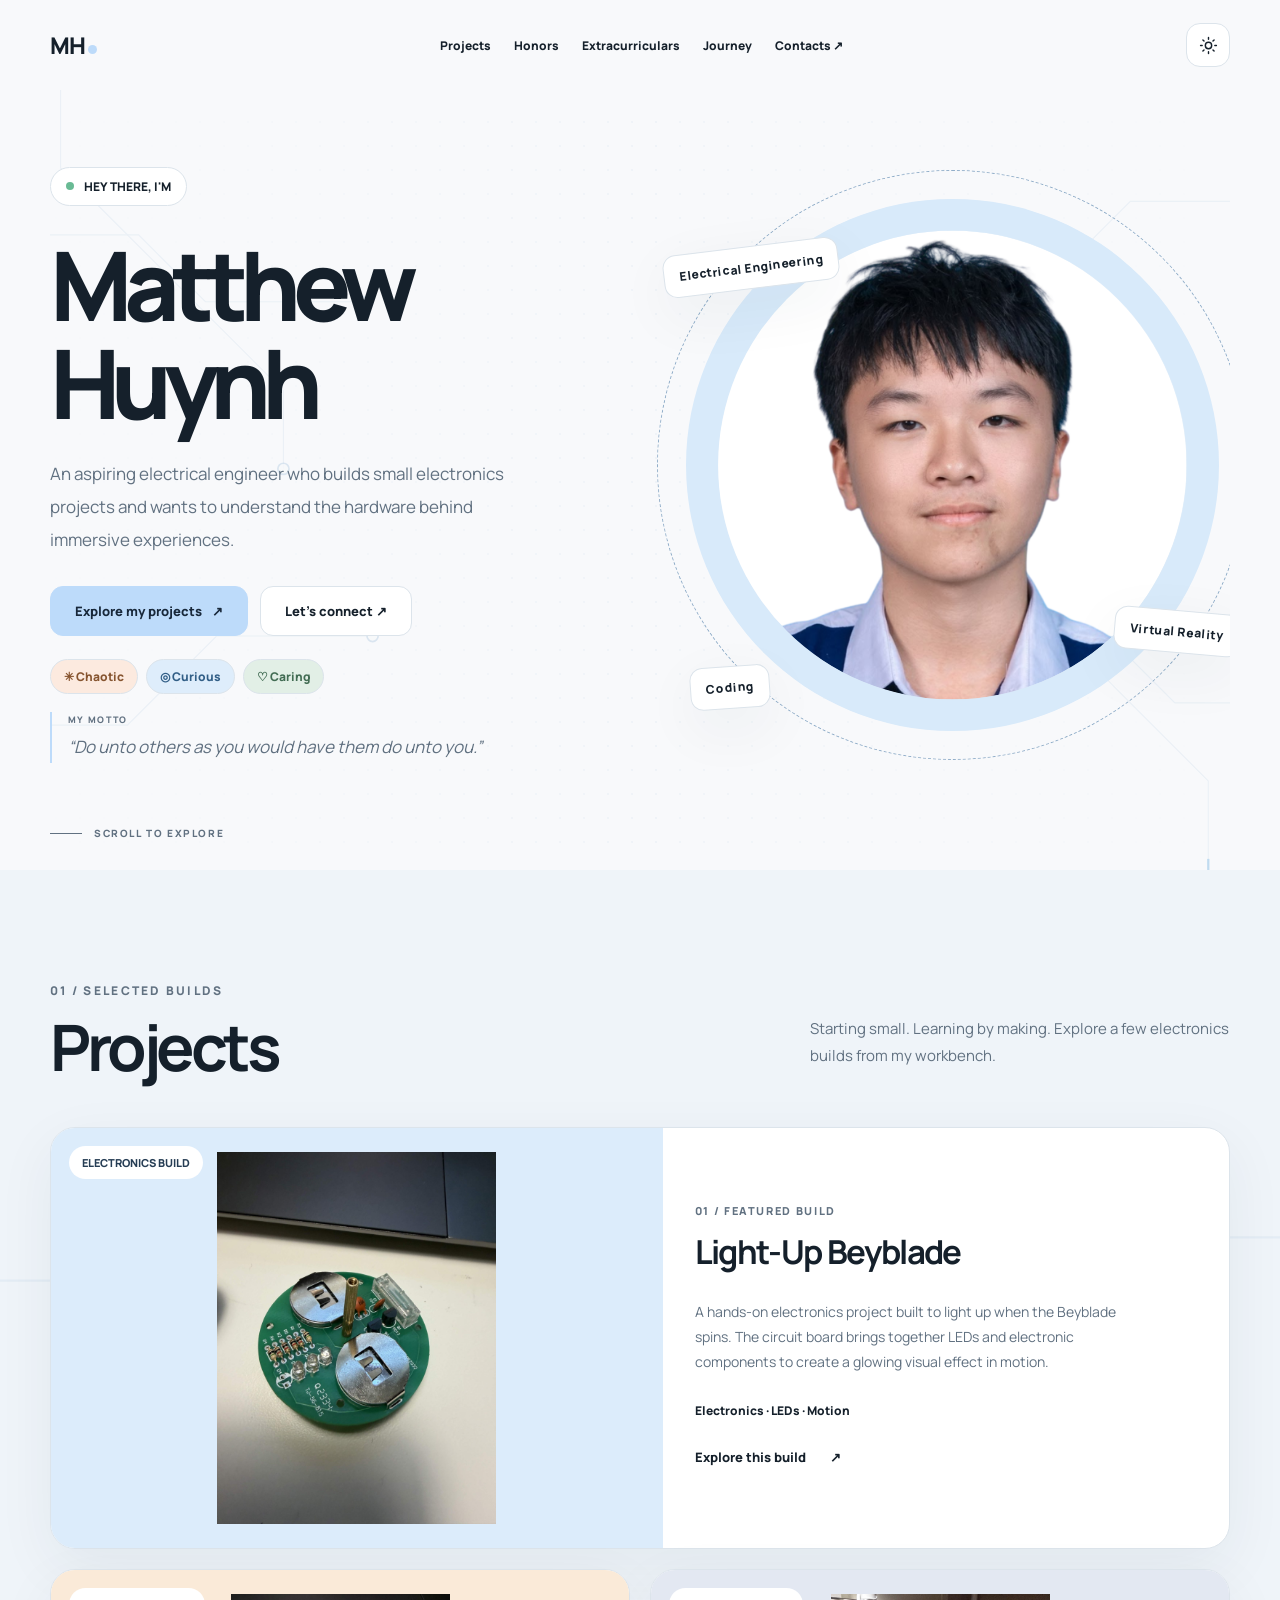
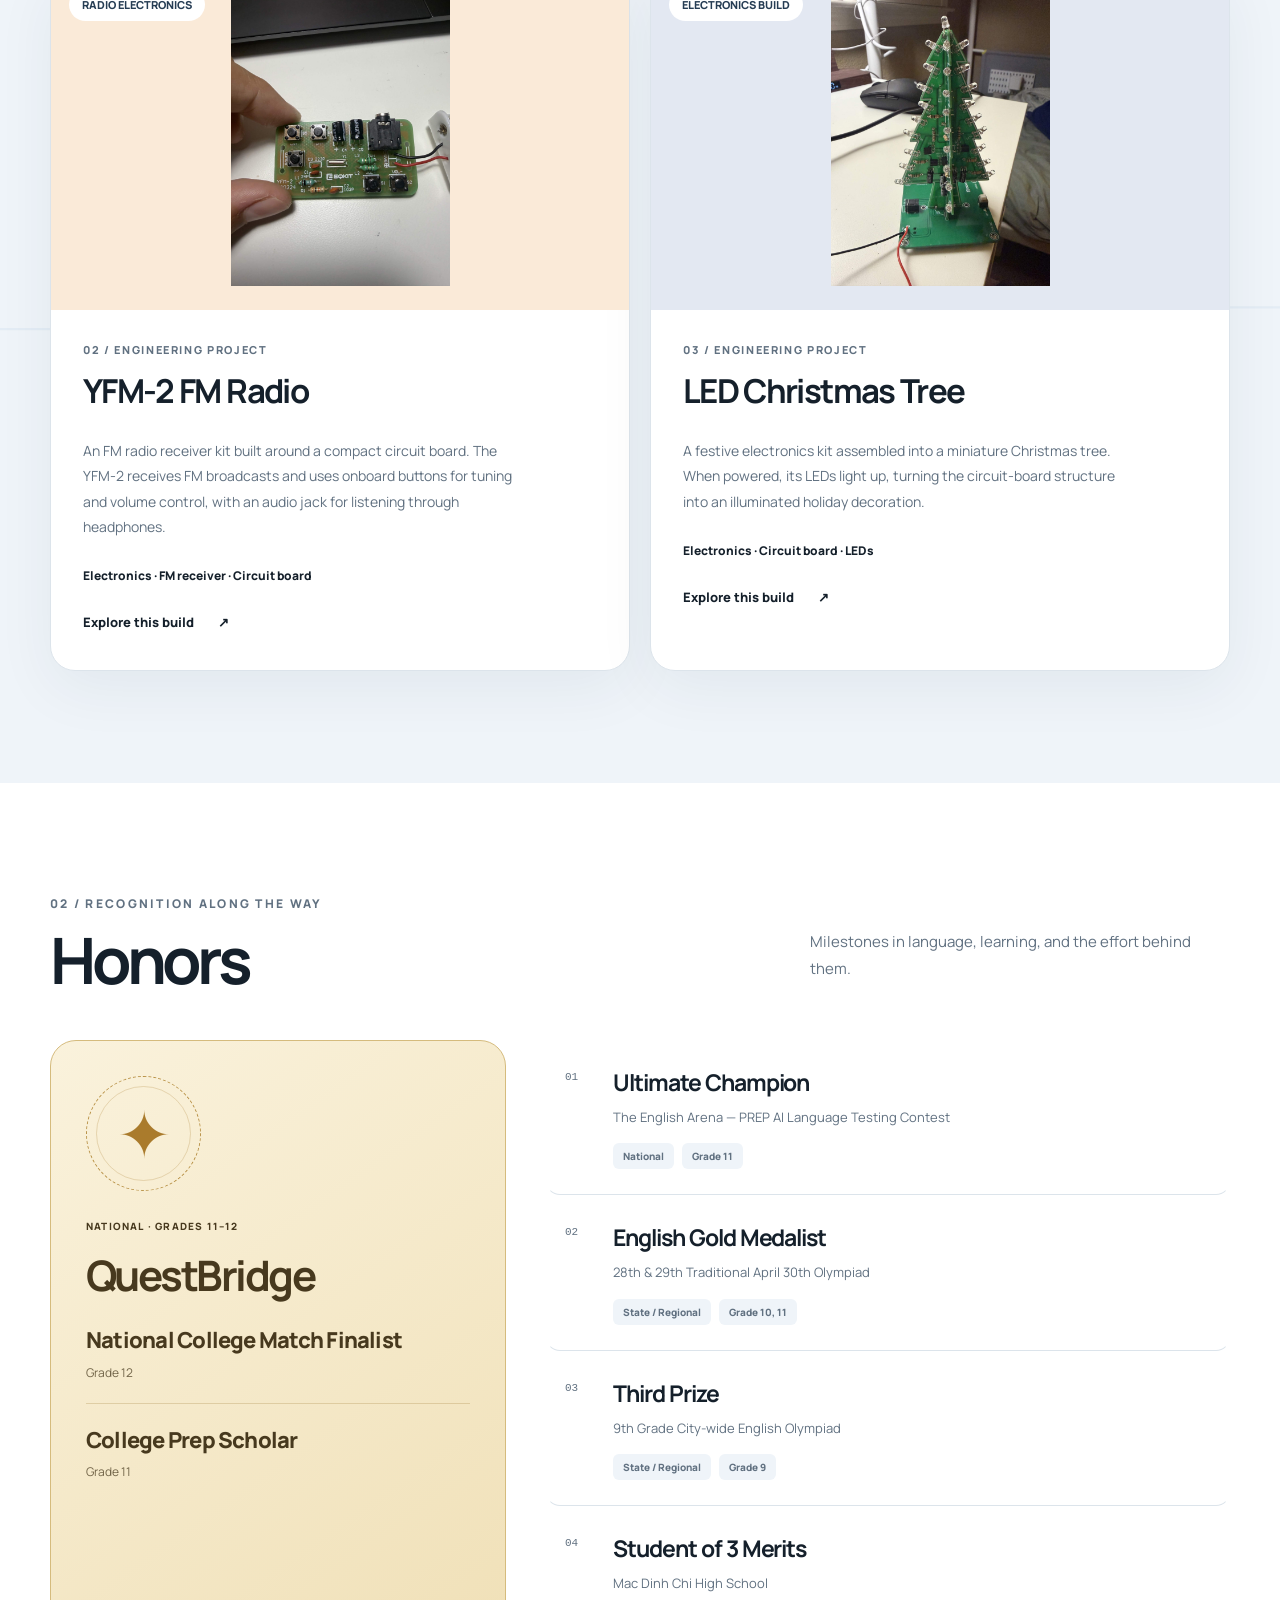
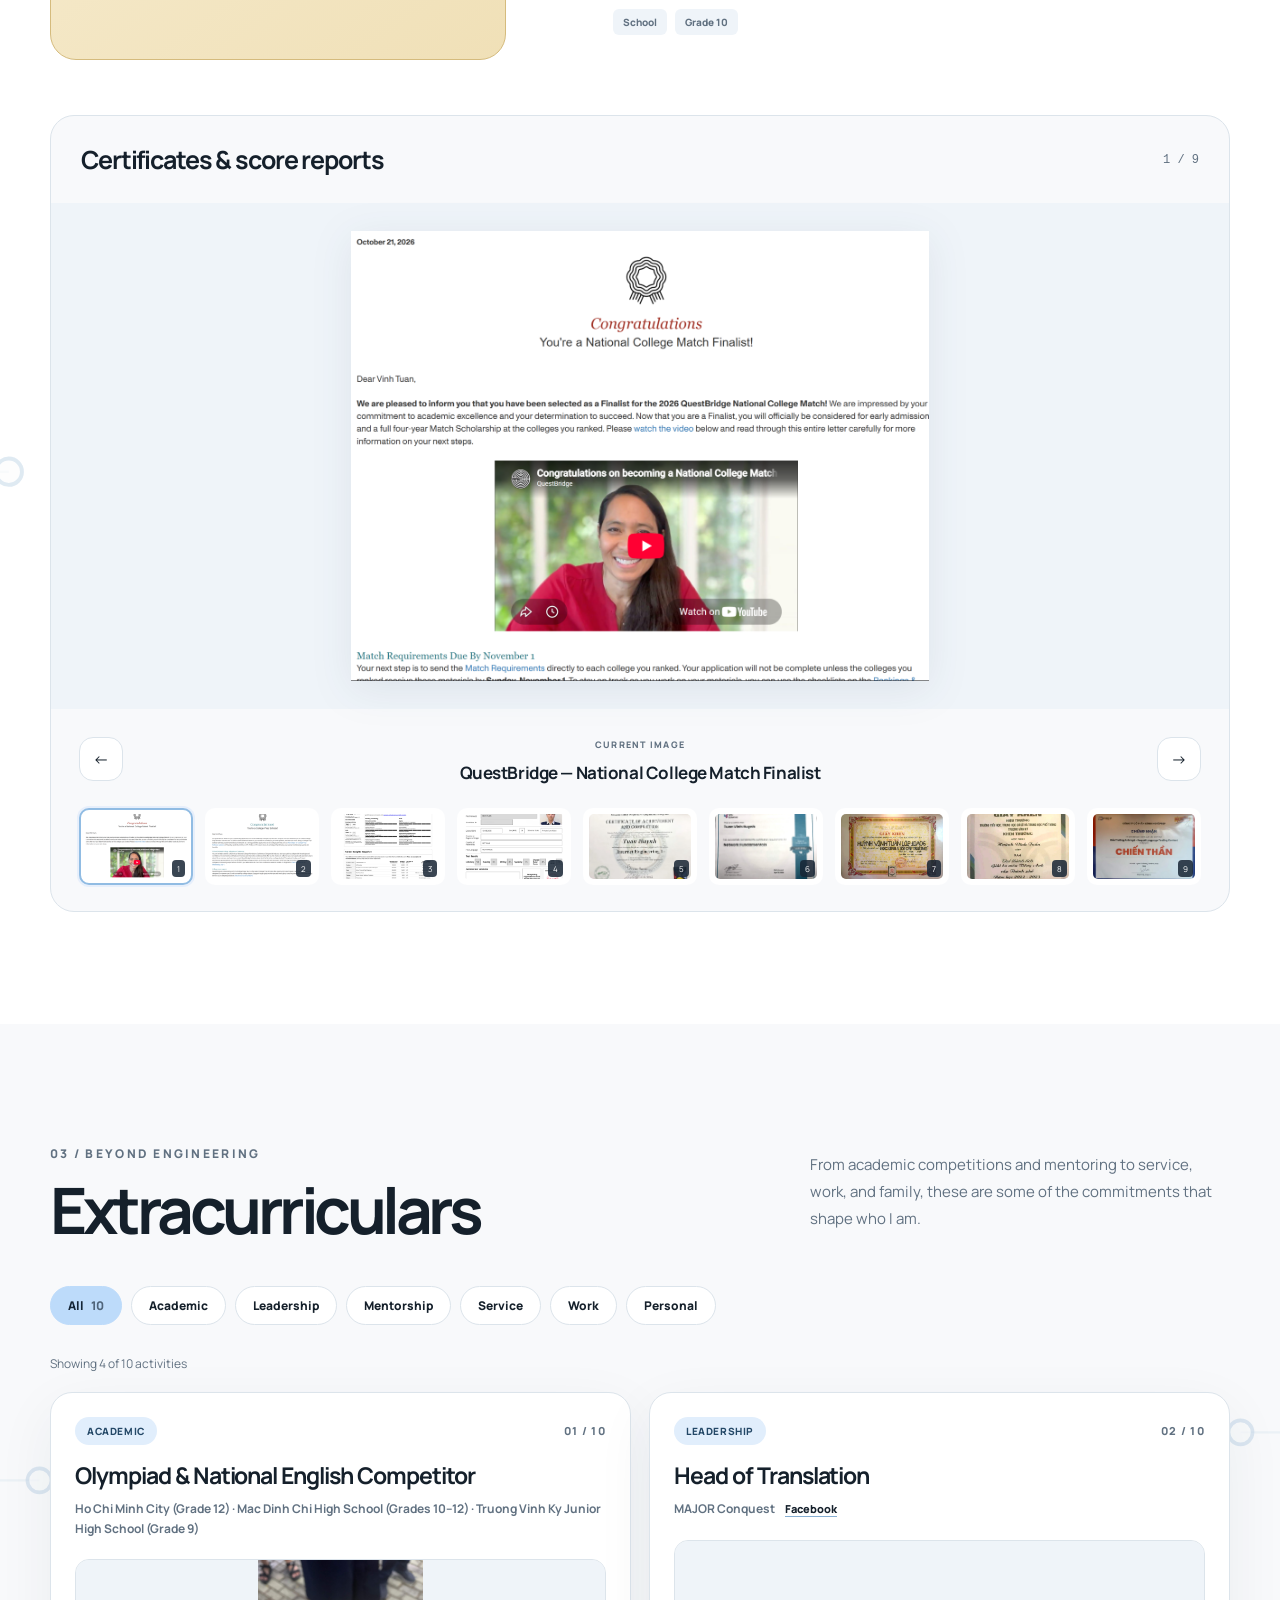
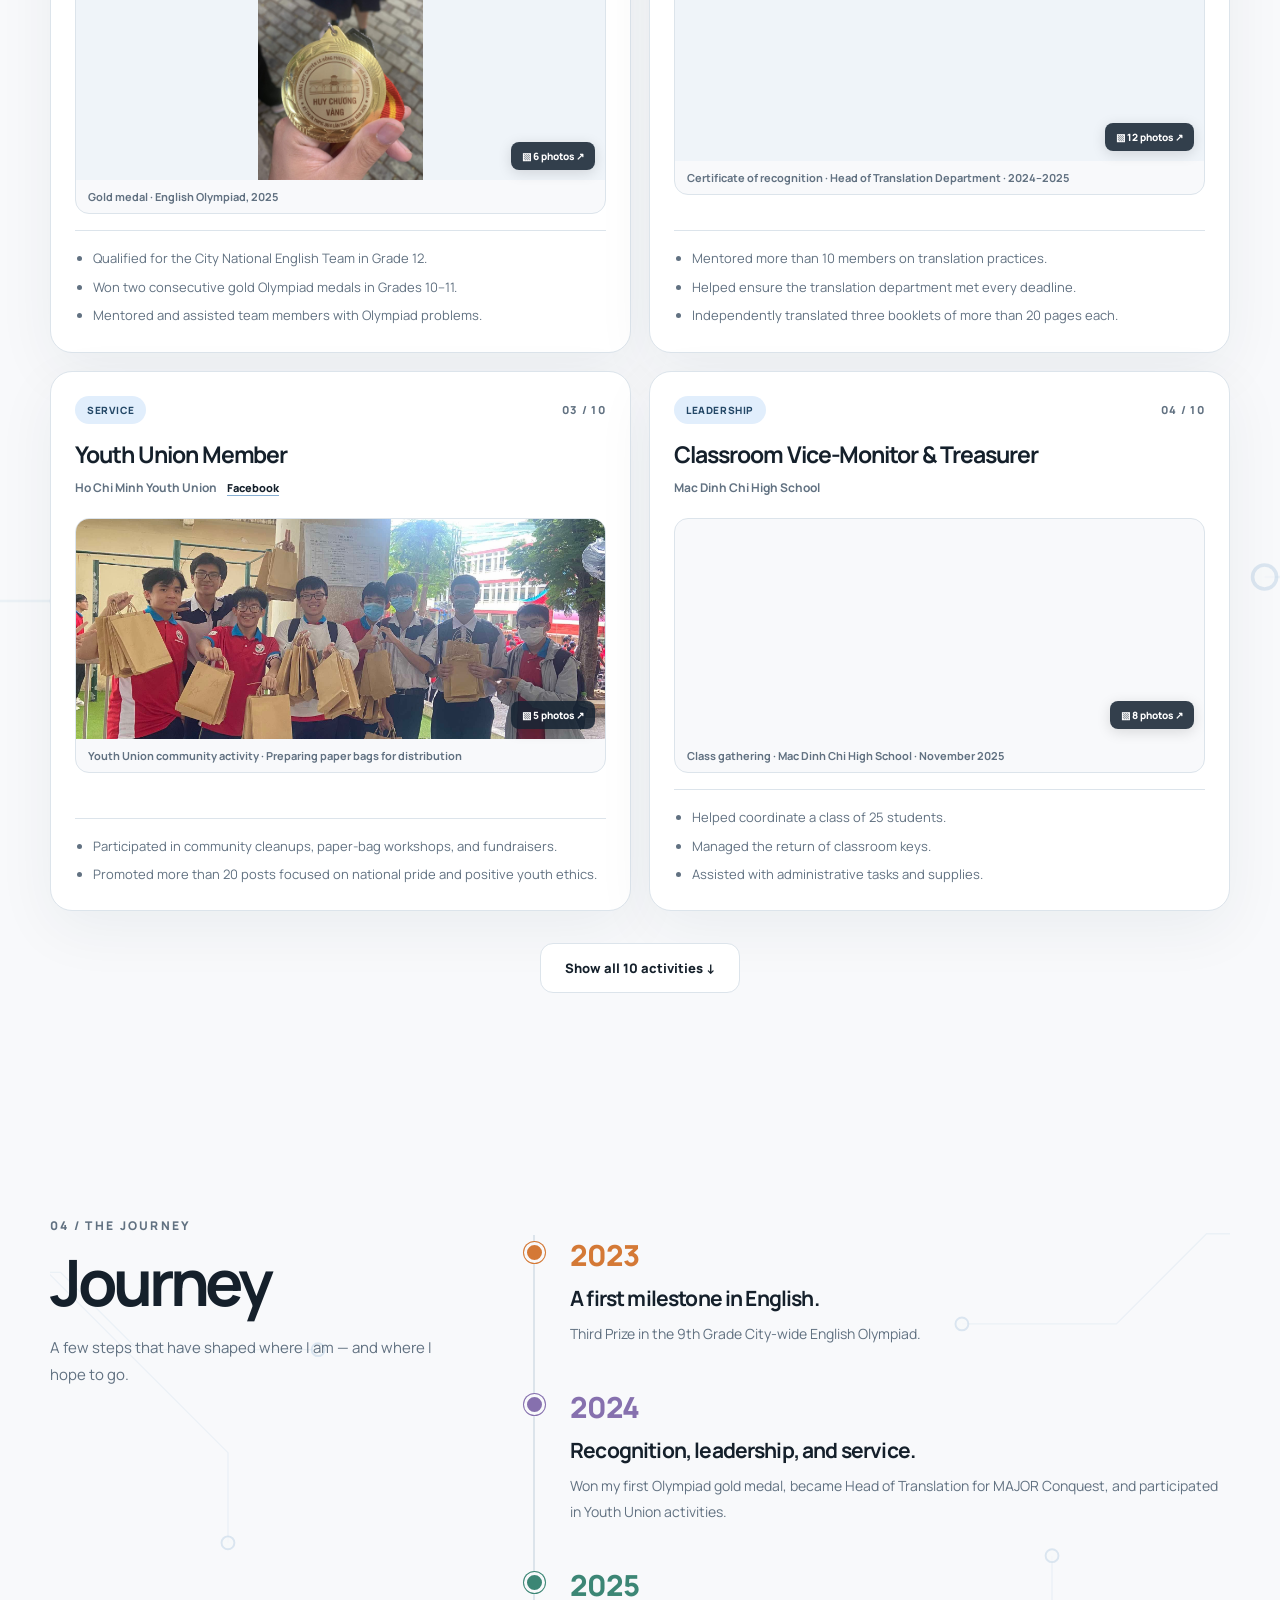
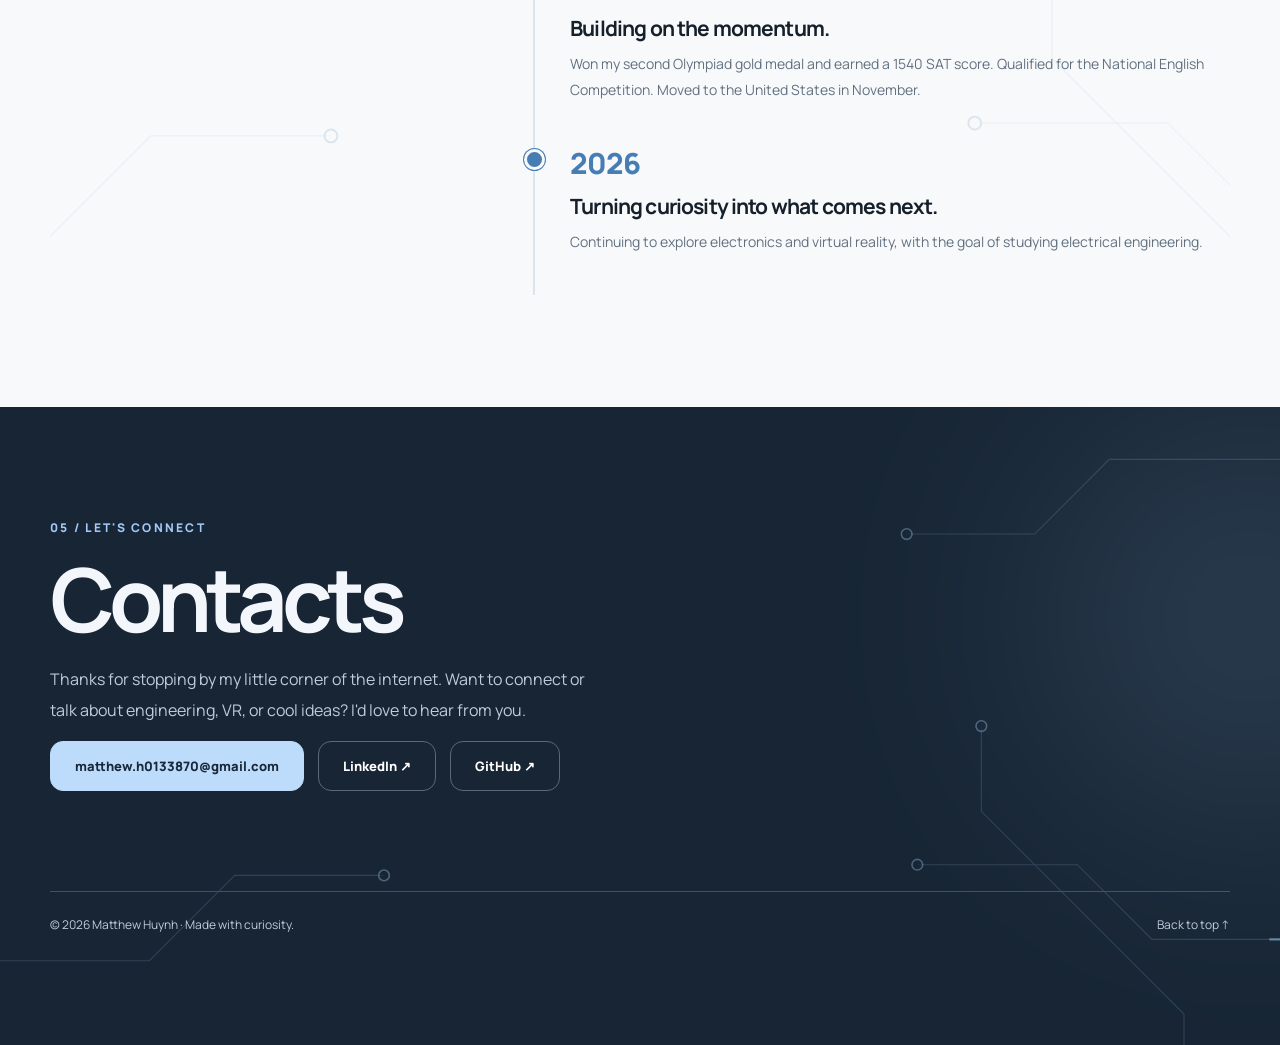
<file: index.html>
<!DOCTYPE html>

<html lang="en">
<head>
<meta charset="utf-8"/>
<meta content="width=device-width, initial-scale=1" name="viewport"/>
<meta content="#f8f9fb" name="theme-color"/>
<meta content="Matthew Huynh — aspiring electrical engineer interested in virtual reality, immersive technology, and hands-on creation." name="description"/>
<title>Matthew Huynh — Electrical Engineering Portfolio</title>
<link href="https://fonts.googleapis.com" rel="preconnect"/>
<link crossorigin="" href="https://fonts.gstatic.com" rel="preconnect"/>
<link href="https://fonts.googleapis.com/css2?family=Manrope:wght@400;500;600;700;800&amp;display=swap" rel="stylesheet"/>
<style>
    :root{--bg:#f8f9fb;--surface:#ffffff;--surface2:#eff4f9;--ink:#15202b;--muted:#617181;--accent:#a1c9f7;--line:#dce4eb;--orange:#ffad7b;--yellow:#f4d882;--shadow:0 18px 60px rgba(25,48,76,.06)}
    *{box-sizing:border-box}html{scroll-behavior:smooth}body{margin:0;background:var(--bg);color:var(--ink);font-family:Manrope,Arial,sans-serif;-webkit-font-smoothing:antialiased}body.dark{--bg:#131d28;--surface:#1a2836;--surface2:#233343;--ink:#f4f7fa;--muted:#b2c2d1;--line:#344655;--shadow:0 18px 60px rgba(0,0,0,.15)}body.no-scroll{overflow:hidden}a{color:inherit;text-decoration:none}button{font:inherit;cursor:pointer}button:focus-visible,a:focus-visible{outline:3px solid #629fea;outline-offset:4px}.wrap{width:min(1180px,calc(100% - 64px));margin:auto}.section{padding:112px 0;scroll-margin-top:85px}.eyebrow{font-size:12px;letter-spacing:.19em;text-transform:uppercase;font-weight:800;color:var(--muted)}.top{position:relative;z-index:15;height:86px;display:flex;justify-content:space-between;align-items:center}.logo{font-weight:800;font-size:23px;letter-spacing:-1.3px}.logo span{display:inline-block;background:var(--accent);border-radius:50%;width:9px;height:9px;margin-left:4px}.topright{display:flex;align-items:center;gap:12px}.iconbtn{border:1px solid var(--line);background:var(--surface);color:var(--ink);height:44px;width:44px;border-radius:14px;display:grid;place-items:center;transition:transform .2s}.iconbtn:hover,.primary:hover{transform:translateY(-3px)}.menu-label{font-size:12px;font-weight:800;letter-spacing:.1em}.icon{width:19px;height:19px;stroke:currentColor;fill:none;stroke-width:1.8;stroke-linecap:round;stroke-linejoin:round}.hero{min-height:calc(100svh - 86px);display:grid;grid-template-columns:1fr 1fr;align-items:center;gap:45px;padding-bottom:60px;position:relative}.hero-copy{z-index:2}.hello{display:inline-flex;align-items:center;gap:10px;padding:10px 15px;border:1px solid var(--line);border-radius:99px;font-size:12px;font-weight:800;background:var(--surface);margin-bottom:30px}.dot{width:8px;height:8px;border-radius:50%;background:#69ba94}.hero h1{font-size:clamp(62px,7vw,110px);line-height:1.02;letter-spacing:-.09em;margin:0 0 25px;font-weight:800}.hero h1 .accent{position:relative;display:inline-block;z-index:0}.hero h1 .accent:after{position:absolute;content:"";left:-2%;right:-4%;bottom:10%;height:24%;background:var(--accent);z-index:-1;transform:rotate(-2deg);border-radius:9px}.hero p{max-width:500px;font-size:17px;line-height:1.95;color:var(--muted);margin:0 0 30px}.actions{display:flex;flex-wrap:wrap;align-items:center;gap:12px}.primary,.secondary{display:inline-flex;align-items:center;justify-content:center;gap:10px;padding:15px 24px;border-radius:13px;font-size:13px;font-weight:800;transition:transform .2s;background:var(--accent);color:#18283a;border:1px solid var(--accent)}.secondary{background:var(--surface);color:var(--ink);border-color:var(--line)}.hero-art{height:520px;position:relative;display:grid;place-items:center}.art-bg{position:absolute;inset:26px 8px 26px 25px;background:#e5f0fc;border-radius:47% 53% 60% 40% / 42% 51% 49% 58%;transform:rotate(-10deg)}.dark .art-bg{background:#283e55}.art-grid{position:absolute;inset:50px 30px;background-image:radial-gradient(#6c9fcf55 1.1px, transparent 1.1px);background-size:20px 20px;mask-image:radial-gradient(circle,black,transparent 70%)}.vr{position:relative;width:min(440px,95%);filter:drop-shadow(0 35px 28px rgba(41,69,100,.14));animation:hover 5s ease-in-out infinite}.art-note{position:absolute;font-size:12px;font-weight:800;letter-spacing:.05em;background:var(--surface);border:1px solid var(--line);box-shadow:var(--shadow);padding:12px 15px;border-radius:13px}.art-note.one{top:70px;left:6px;transform:rotate(-8deg)}.art-note.two{right:0;bottom:80px;transform:rotate(5deg)}.orbit{position:absolute;border:1px dashed #7fa4c4;border-radius:50%;width:80%;height:78%;transform:rotate(16deg)}.scroll-note{display:flex;align-items:center;gap:12px;position:absolute;bottom:30px;left:0;color:var(--muted);font-weight:800;letter-spacing:.16em;font-size:10px}.scroll-note:before{content:"";width:32px;height:1px;background:var(--muted)}.section-heading{display:flex;justify-content:space-between;align-items:end;gap:24px;margin-bottom:43px}.section h2{font-size:clamp(38px,5vw,64px);letter-spacing:-.07em;line-height:1.14;margin:12px 0 0}.sub{line-height:1.8;color:var(--muted);max-width:420px;font-size:15px}.about-grid{display:grid;grid-template-columns:43% 1fr;gap:70px;align-items:center}.portrait{background:#e8f2fc;border-radius:28px;aspect-ratio:4/4.4;position:relative;overflow:hidden}.portrait img{width:100%;height:100%;object-fit:cover;object-position:center 25%;filter:saturate(.92)}.portrait-sticker{position:absolute;bottom:18px;left:18px;background:#fff;color:#15202b;padding:11px 15px;border-radius:11px;font-weight:800;font-size:12px;transform:rotate(-3deg)}.about-text h3{font-size:35px;letter-spacing:-.055em;line-height:1.25;margin:16px 0}.about-text p{font-size:16px;color:var(--muted);line-height:2}.chips{display:flex;flex-wrap:wrap;gap:9px;margin-top:25px}.chip{border:1px solid var(--line);background:var(--surface);border-radius:99px;padding:10px 14px;font-size:12px;font-weight:800}.bluechip{background:#dcecfb;border-color:#dcecfb;color:#24435e}.work{background:var(--surface2)}.projects{display:grid;grid-template-columns:1fr 1fr;gap:20px}.project{background:var(--surface);border:1px solid var(--line);border-radius:25px;overflow:hidden;box-shadow:var(--shadow);transition:transform .25s}.project:hover{transform:translateY(-5px)}.project.big{grid-column:span 2;display:grid;grid-template-columns:1.08fr 1fr}.project-photo{width:100%;height:100%;min-height:250px;object-fit:cover;display:block;border-radius:inherit}.project-visual{min-height:235px;background:#dcecfb;position:relative;overflow:hidden;display:grid;place-items:center;color:#3a6894}.project.big .project-visual{min-height:340px}.project:nth-child(2) .project-visual{background:#faead8;color:#b17956}.project:nth-child(3) .project-visual{background:#e3e8f2;color:#67738d}.project-visual svg{width:115px;height:115px;opacity:.9}.big .project-visual svg{width:160px;height:160px}.project-tag{position:absolute;top:18px;left:18px;border-radius:99px;background:#fff;color:#263d54;font-size:11px;font-weight:800;padding:9px 13px}.project-content{padding:32px;display:flex;flex-direction:column;justify-content:center}.project-content .number{color:var(--muted);font-size:11px;font-weight:800;letter-spacing:.15em}.project-content h3{font-size:clamp(22px,3vw,33px);line-height:1.25;letter-spacing:-.05em;margin:13px 0}.project-content p{color:var(--muted);line-height:1.8;font-size:14px}.coming{display:inline-flex;margin-top:14px;gap:8px;align-items:center;font-weight:800;font-size:12px;color:var(--ink)}.journey-grid{display:grid;grid-template-columns:.75fr 1.25fr;gap:90px}.timeline{border-left:2px solid var(--line);padding-left:35px;margin:18px 0 0}.milestone{position:relative;padding-bottom:43px}.milestone:before{content:"";position:absolute;left:-44px;top:5px;width:15px;height:15px;border-radius:50%;background:var(--accent);border:3px solid var(--bg)}.milestone small{font-size:12px;font-weight:800;color:var(--muted)}.milestone h3{font-size:22px;letter-spacing:-.04em;margin:9px 0}.milestone p{font-size:14px;line-height:1.85;color:var(--muted);margin:0}.milestone:last-child{padding-bottom:0}.contact{background:#172534;color:#f3f7fb;position:relative;overflow:hidden}.contact:after{content:"";position:absolute;width:420px;height:420px;border-radius:50%;background:#a1c9f7;filter:blur(130px);opacity:.15;right:-180px;top:0}.contact .eyebrow{color:#a1c9f7}.contact h2{max-width:780px;font-size:clamp(47px,7vw,88px)}.contact p{color:#bfccd9;line-height:1.9;max-width:540px}.contact .secondary{background:transparent;color:#fff;border-color:#5a6978}.foot{border-top:1px solid #415160;margin-top:100px;padding-top:24px;display:flex;justify-content:space-between;gap:10px;color:#bfccd9;font-size:12px}.overlay{position:fixed;inset:0;background:#a1c9f7;color:#15202b;z-index:30;display:none;flex-direction:column;justify-content:center;padding:clamp(30px,8vw,110px)}.overlay.open{display:flex}.overlay-head{position:absolute;top:28px;right:clamp(30px,8vw,110px)}.overlay-nav{display:flex;flex-direction:column;align-items:flex-start;gap:5px}.overlay-nav a{font-weight:800;font-size:clamp(40px,7vw,83px);letter-spacing:-.075em;line-height:1.16;transition:transform .2s}.overlay-nav a:hover{transform:translateX(15px)}.overlay-nav span{font-size:12px;letter-spacing:0;vertical-align:top;margin-right:20px}.overlay-foot{position:absolute;bottom:42px;font-size:12px;font-weight:800}.sr{position:absolute;width:1px;height:1px;padding:0;margin:-1px;overflow:hidden;clip:rect(0,0,0,0);white-space:nowrap;border:0}@keyframes hover{0%,100%{transform:translateY(0)}50%{transform:translateY(-10px)}}@media(max-width:760px){.wrap{width:min(100% - 36px,1180px)}.top{height:72px}.hero{grid-template-columns:1fr;gap:0;min-height:auto;padding:55px 0 70px}.hero h1{font-size:clamp(64px,13vw,90px)}.hero-art{height:320px;order:-1}.art-bg{inset:20px 18px}.vr{width:310px}.art-note.one{top:22px}.art-note.two{bottom:20px}.scroll-note{bottom:15px}.section{padding:75px 0}.section-heading{display:block}.about-grid,.journey-grid{grid-template-columns:1fr;gap:32px}.portrait{max-width:420px}.projects{grid-template-columns:1fr}.project.big{grid-column:auto;display:block}.project.big .project-visual{min-height:235px}.project-content{padding:25px}.contact h2{font-size:clamp(47px,10vw,70px)}.foot{margin-top:70px;flex-direction:column}.menu-label{display:none}}@media(prefers-reduced-motion:reduce){*,*:before,*:after{animation:none!important;scroll-behavior:auto!important;transition:none!important}}
  
/* Extracurriculars / activities */
.activities{background:var(--bg)}.soft-underline{background:linear-gradient(transparent 68%,var(--accent) 68%);box-decoration-break:clone}.activity-toolbar{display:flex;gap:9px;flex-wrap:wrap;margin:-4px 0 30px}.activity-filter{border:1px solid var(--line);border-radius:99px;background:var(--surface);color:var(--ink);padding:10px 17px;font-size:12px;font-weight:800;transition:background .2s,transform .2s}.activity-filter:hover{transform:translateY(-2px)}.activity-filter.active{background:var(--accent);border-color:var(--accent);color:#142536}.activity-filter span{opacity:.65;margin-left:5px}.activity-grid{display:grid;grid-template-columns:repeat(2,minmax(0,1fr));gap:18px}.activity-card{border:1px solid var(--line);background:var(--surface);border-radius:22px;padding:29px;display:flex;flex-direction:column;min-height:280px;box-shadow:var(--shadow)}.activity-card[hidden]{display:none!important}.activity-card-top{display:flex;align-items:center;justify-content:space-between;gap:12px;margin-bottom:16px}.activity-category{border-radius:99px;background:#e1eefc;color:#244867;padding:7px 12px;font-size:10px;font-weight:800;text-transform:uppercase;letter-spacing:.06em}.activity-num{font-size:11px;color:var(--muted);font-weight:800;letter-spacing:.12em}.activity-card h3{font-size:clamp(19px,2.2vw,25px);letter-spacing:-.045em;line-height:1.3;margin:0 0 8px}.activity-org{color:var(--muted);font-size:12px;line-height:1.65;margin:0 0 17px;font-weight:700}.activity-card ul{border-top:1px solid var(--line);padding:16px 0 0 18px;margin:auto 0 0;color:var(--muted);font-size:12px;line-height:1.8}.activity-card li+li{margin-top:5px}.dark .activity-category{background:#304960;color:#cce4ff}@media(max-width:760px){.activity-grid{grid-template-columns:1fr}.activity-card{min-height:0;padding:24px}.activity-toolbar{gap:7px}.activity-filter{padding:9px 13px}}

/* Photo for the English Olympiad activity */
.activity-photo{margin:4px 0 18px;border-radius:14px;overflow:hidden;border:1px solid var(--line);background:var(--bg)}.activity-photo img{display:block;width:100%;max-height:330px;object-fit:cover;object-position:center 48%}.activity-photo figcaption{padding:9px 12px;font-size:11px;color:var(--muted);font-weight:700}.typing-chart{background:#111}.typing-chart img{object-fit:contain;max-height:none}
</style><link rel="stylesheet" href="polish.css"/>
<link rel="stylesheet" href="ee-effects.css"/><link rel="stylesheet" href="galleries.css"><link rel="stylesheet" href="honors-extras.css"></head>
<body><div id="reading-progress" aria-hidden="true"></div><a class="skip" href="#home">Skip to content</a>
<div aria-hidden="true" class="overlay" id="menuOverlay"><button aria-label="Close navigation" class="iconbtn overlay-head" id="closeMenu">✕</button><nav aria-label="Main navigation" class="overlay-nav"><a href="#home"><span>01</span>Home</a><a href="#honors"><span>02</span>Honors</a><a href="#projects"><span>03</span>Projects</a><a href="#activities"><span>04</span>Activities</a><a href="#journey"><span>05</span>Journey</a><a href="#contact"><span>06</span>Contact</a></nav><div class="overlay-foot">MATTHEW HUYNH / ASPIRING ELECTRICAL ENGINEER</div></div>
<header class="top wrap"><a aria-label="Matthew Huynh, home" class="logo" href="#home">MH<span></span></a><nav class="desktop-nav" aria-label="Main"><a href="#projects">Projects</a><a href="#honors">Honors</a><a href="#activities">Extracurriculars</a><a href="#journey">Journey</a><a href="#contact">Contacts ↗</a></nav><div class="topright"><button aria-label="Switch color theme" class="iconbtn" id="themeBtn" title="Toggle theme"><svg class="icon" viewbox="0 0 24 24"><circle cx="12" cy="12" r="4"></circle><path d="M12 2v2m0 16v2M4.93 4.93l1.42 1.42m11.3 11.3 1.42 1.42M2 12h2m16 0h2M4.93 19.07l1.42-1.42m11.3-11.3 1.42-1.42"></path></svg></button><span class="menu-label">MENU</span><button aria-expanded="false" aria-label="Open navigation" class="iconbtn" id="openMenu"><svg class="icon" viewbox="0 0 24 24"><path d="M4 7h16M4 12h16M4 17h16"></path></svg></button></div></header>
<main>
<section class="hero wrap" id="home"><svg class="circuit-backdrop" viewBox="0 0 1200 700" preserveAspectRatio="xMidYMid slice" aria-hidden="true"><g class="trace-base" fill="none"><path d="M0 130H150L210 190H350M0 570H140L220 490H360M1200 100H1040L970 170H850M1200 550H1080L1010 480H860"/><path d="M80 0V70L280 270V340M1110 700V620L920 430V350"/></g><g class="trace-signal" fill="none"><path d="M0 130H150L210 190H350"/><path d="M1200 550H1080L1010 480H860"/><path d="M1110 700V620L920 430V350"/></g><g class="trace-nodes"><circle cx="350" cy="190" r="5"/><circle cx="360" cy="490" r="5"/><circle cx="850" cy="170" r="5"/><circle cx="860" cy="480" r="5"/><circle cx="280" cy="340" r="5"/><circle cx="920" cy="350" r="5"/></g></svg><div class="hero-copy"><div class="hello"><span class="dot"></span> HEY THERE, I'M</div><h1>Matthew Huynh</h1><p>An aspiring electrical engineer who builds small electronics projects and wants to understand the hardware behind immersive experiences.</p><div class="actions"><a class="primary" href="#projects">Explore my projects <span aria-hidden="true">↗</span></a><a class="secondary" href="#contact">Let’s connect ↗</a></div><div class="hero-values" aria-label="Core values"><div class="value-tip"><button class="value-tip-trigger" type="button" aria-describedby="value-tooltip-0" aria-expanded="false">✳ Chaotic</button><div class="value-tooltip" id="value-tooltip-0" role="tooltip">My ideas don’t always take the straightest route. Sometimes it’s a light-up Beyblade; sometimes it’s a new juggling pattern. I like leaving room for a little trial and error.</div></div><div class="value-tip"><button class="value-tip-trigger" type="button" aria-describedby="value-tooltip-1" aria-expanded="false">◎ Curious</button><div class="value-tooltip" id="value-tooltip-1" role="tooltip">I like finding out what makes things work—from a radio circuit to a customized keyboard. Each small build gives me another question to follow.</div></div><div class="value-tip"><button class="value-tip-trigger" type="button" aria-describedby="value-tooltip-2" aria-expanded="false">♡ Caring</button><div class="value-tooltip" id="value-tooltip-2" role="tooltip">I try to pass on what I learn, whether I’m mentoring a club member, helping my brother with homework, or translating for my parents.</div></div></div><blockquote class="hero-motto"><small>MY MOTTO</small>“Do unto others as you would have them do unto you.”</blockquote></div><div class="hero-art portrait-hero"><div class="portrait-circle"><img class="hero-person" src="assets/matthew-hero-v2.png" alt="Matthew Huynh" width="1152" height="1536" fetchpriority="high"/></div><div class="art-note one">Electrical Engineering</div><div class="art-note two">Virtual Reality</div><div class="art-note three">Coding</div></div><div class="scroll-note">SCROLL TO EXPLORE</div></section>

<section class="section work" id="projects"><svg class="circuit-backdrop" viewBox="0 0 1200 700" preserveAspectRatio="xMidYMid slice" aria-hidden="true"><g class="trace-base" fill="none"><path d="M0 130H150L210 190H350M0 570H140L220 490H360M1200 100H1040L970 170H850M1200 550H1080L1010 480H860"/><path d="M80 0V70L280 270V340M1110 700V620L920 430V350"/></g><g class="trace-signal" fill="none"><path d="M0 130H150L210 190H350"/><path d="M1200 550H1080L1010 480H860"/><path d="M1110 700V620L920 430V350"/></g><g class="trace-nodes"><circle cx="350" cy="190" r="5"/><circle cx="360" cy="490" r="5"/><circle cx="850" cy="170" r="5"/><circle cx="860" cy="480" r="5"/><circle cx="280" cy="340" r="5"/><circle cx="920" cy="350" r="5"/></g></svg><div class="wrap"><div class="section-heading"><div><div class="eyebrow">01 / SELECTED BUILDS</div><h2>Projects</h2></div><p class="sub">Starting small. Learning by making. Explore a few electronics builds from my workbench.</p></div><div class="projects"><article class="project big"><div class="project-visual"><img loading="lazy" decoding="async" class="project-photo" src="assets/beyblade-circuit.jpg" alt="Circular circuit board for a Beyblade project, with LEDs and battery holders"><span class="project-tag">ELECTRONICS BUILD</span></div><div class="project-content"><span class="number">01 / FEATURED BUILD</span><h3>Light-Up Beyblade</h3><p>A hands-on electronics project built to light up when the Beyblade spins. The circuit board brings together LEDs and electronic components to create a glowing visual effect in motion.</p><span class="coming">Electronics · LEDs · Motion</span><a class="project-open text-link" href="#build-1" data-project="1">Explore this build <span>↗</span></a></div></article><article class="project"><div class="project-visual"><img loading="lazy" decoding="async" class="project-photo" src="assets/eqkit-yfm-2-fm-radio.jpg" alt="EQKIT YFM-2 FM radio receiver circuit board with tuning and volume buttons"><span class="project-tag">RADIO ELECTRONICS</span></div><div class="project-content"><span class="number">02 / ENGINEERING PROJECT</span><h3>YFM-2 FM Radio</h3><p>An FM radio receiver kit built around a compact circuit board. The YFM-2 receives FM broadcasts and uses onboard buttons for tuning and volume control, with an audio jack for listening through headphones.</p><span class="coming">Electronics · FM receiver · Circuit board</span><a class="project-open text-link" href="#build-2" data-project="2">Explore this build <span>↗</span></a></div></article><article class="project"><div class="project-visual"><img loading="lazy" decoding="async" class="project-photo" src="assets/led-christmas-tree.jpg" alt="Green printed circuit board assembled into a Christmas tree with LEDs"><span class="project-tag">ELECTRONICS BUILD</span></div><div class="project-content"><span class="number">03 / ENGINEERING PROJECT</span><h3>LED Christmas Tree</h3><p>A festive electronics kit assembled into a miniature Christmas tree. When powered, its LEDs light up, turning the circuit-board structure into an illuminated holiday decoration.</p><span class="coming">Electronics · Circuit board · LEDs</span><a class="project-open text-link" href="#build-3" data-project="3">Explore this build <span>↗</span></a></div></article></div></div></section>
<section class="section honors" id="honors"><svg class="circuit-backdrop" viewBox="0 0 1200 700" preserveAspectRatio="xMidYMid slice" aria-hidden="true"><g class="trace-base" fill="none"><path d="M0 130H150L210 190H350M0 570H140L220 490H360M1200 100H1040L970 170H850M1200 550H1080L1010 480H860"/><path d="M80 0V70L280 270V340M1110 700V620L920 430V350"/></g><g class="trace-signal" fill="none"><path d="M0 130H150L210 190H350"/><path d="M1200 550H1080L1010 480H860"/><path d="M1110 700V620L920 430V350"/></g><g class="trace-nodes"><circle cx="350" cy="190" r="5"/><circle cx="360" cy="490" r="5"/><circle cx="850" cy="170" r="5"/><circle cx="860" cy="480" r="5"/><circle cx="280" cy="340" r="5"/><circle cx="920" cy="350" r="5"/></g></svg><div class="wrap"><div class="section-heading"><div><div class="eyebrow">02 / RECOGNITION ALONG THE WAY</div><h2>Honors</h2></div><p class="sub">Milestones in language, learning, and the effort behind them.</p></div><div class="honors-layout"><article class="honor-feature"><div class="award-seal" aria-hidden="true"><span>✦</span><i></i></div><div class="award-level">NATIONAL · GRADES 11–12</div><h3>QuestBridge</h3><p class="award-title">National College Match Finalist</p><p class="award-detail">Grade 12</p><div class="award-divider"></div><p class="award-title">College Prep Scholar</p><p class="award-detail">Grade 11</p></article><div class="honor-ledger"><article class="honor-row"><span class="honor-index">01</span><div><h3>Ultimate Champion</h3><p>The English Arena — PREP AI Language Testing Contest</p><div class="honor-meta"><span>National</span><span>Grade 11</span></div></div></article><article class="honor-row"><span class="honor-index">02</span><div><h3>English Gold Medalist</h3><p>28th & 29th Traditional April 30th Olympiad</p><div class="honor-meta"><span>State / Regional</span><span>Grade 10, 11</span></div></div></article><article class="honor-row"><span class="honor-index">03</span><div><h3>Third Prize</h3><p>9th Grade City-wide English Olympiad</p><div class="honor-meta"><span>State / Regional</span><span>Grade 9</span></div></div></article><article class="honor-row"><span class="honor-index">04</span><div><h3>Student of 3 Merits</h3><p>Mac Dinh Chi High School</p><div class="honor-meta"><span>School</span><span>Grade 10</span></div></div></article></div></div><div class="honors-carousel" role="region" aria-roledescription="carousel" aria-label="Honors certificates and score reports"><div class="carousel-heading"><div><h3>Certificates &amp; score reports</h3></div><span id="honor-slide-count" aria-live="polite">1 / 9</span></div><div class="honor-slide-stage"><button type="button" id="honor-slide-image-button" aria-label="Enlarge current certificate"><img id="honor-slide-image" src="assets/awards/national-college-match.webp" alt="QuestBridge — National College Match Finalist" loading="lazy"></button></div><div class="honor-slide-caption"><button type="button" class="iconbtn" id="honor-slide-prev" aria-label="Previous certificate">←</button><div aria-live="polite" aria-atomic="true"><span class="current-image-label">CURRENT IMAGE</span><h4 id="honor-slide-title">QuestBridge — National College Match Finalist</h4></div><button type="button" class="iconbtn" id="honor-slide-next" aria-label="Next certificate">→</button></div><div class="honor-slide-thumbs" aria-label="Choose a certificate"><button type="button" data-honor-slide="0" aria-label="Show QuestBridge — National College Match Finalist" aria-pressed="true"><img src="assets/awards/national-college-match.webp" alt="" loading="lazy"><span>1</span></button><button type="button" data-honor-slide="1" aria-label="Show QuestBridge — College Prep Scholar" aria-pressed="false"><img src="assets/awards/college-prep-scholar.webp" alt="" loading="lazy"><span>2</span></button><button type="button" data-honor-slide="2" aria-label="Show SAT Score Report" aria-pressed="false"><img src="assets/awards/sat-report.png" alt="" loading="lazy"><span>3</span></button><button type="button" data-honor-slide="3" aria-label="Show IELTS Test Report" aria-pressed="false"><img src="assets/awards/ielts-report.png" alt="" loading="lazy"><span>4</span></button><button type="button" data-honor-slide="4" aria-label="Show Internet Engineering 1 — Certificate of Achievement and Completion" aria-pressed="false"><img src="assets/awards/internet-engineering.jpg" alt="" loading="lazy"><span>5</span></button><button type="button" data-honor-slide="5" aria-label="Show Network Fundamentals — Certification" aria-pressed="false"><img src="assets/awards/network-fundamentals.jpg" alt="" loading="lazy"><span>6</span></button><button type="button" data-honor-slide="6" aria-label="Show Student of 3 Merits — Mac Dinh Chi High School" aria-pressed="false"><img src="assets/awards/3-merits.jpeg" alt="" loading="lazy"><span>7</span></button><button type="button" data-honor-slide="7" aria-label="Show Third Prize — 9th Grade City-wide English Olympiad" aria-pressed="false"><img src="assets/awards/9th-grade-ec.jpeg" alt="" loading="lazy"><span>8</span></button><button type="button" data-honor-slide="8" aria-label="Show Ultimate Champion — The English Arena, PREP AI Language Testing Contest" aria-pressed="false"><img src="assets/awards/prep-ai.jpeg" alt="" loading="lazy"><span>9</span></button></div></div></div></section><section class="section activities" id="activities"><svg class="circuit-backdrop" viewBox="0 0 1200 700" preserveAspectRatio="xMidYMid slice" aria-hidden="true"><g class="trace-base" fill="none"><path d="M0 130H150L210 190H350M0 570H140L220 490H360M1200 100H1040L970 170H850M1200 550H1080L1010 480H860"/><path d="M80 0V70L280 270V340M1110 700V620L920 430V350"/></g><g class="trace-signal" fill="none"><path d="M0 130H150L210 190H350"/><path d="M1200 550H1080L1010 480H860"/><path d="M1110 700V620L920 430V350"/></g><g class="trace-nodes"><circle cx="350" cy="190" r="5"/><circle cx="360" cy="490" r="5"/><circle cx="850" cy="170" r="5"/><circle cx="860" cy="480" r="5"/><circle cx="280" cy="340" r="5"/><circle cx="920" cy="350" r="5"/></g></svg><div class="wrap"><div class="section-heading"><div><div class="eyebrow">03 / BEYOND ENGINEERING</div><h2>Extracurriculars</h2></div><p class="sub">From academic competitions and mentoring to service, work, and family, these are some of the commitments that shape who I am.</p></div><div aria-label="Filter extracurricular activities" class="activity-toolbar"><button aria-pressed="true" class="activity-filter active" data-category="all" type="button">All <span>10</span></button><button aria-pressed="false" class="activity-filter" data-category="Academic" type="button">Academic</button><button aria-pressed="false" class="activity-filter" data-category="Leadership" type="button">Leadership</button><button aria-pressed="false" class="activity-filter" data-category="Mentorship" type="button">Mentorship</button><button aria-pressed="false" class="activity-filter" data-category="Service" type="button">Service</button><button aria-pressed="false" class="activity-filter" data-category="Work" type="button">Work</button><button aria-pressed="false" class="activity-filter" data-category="Personal" type="button">Personal</button></div><p id="activity-count" class="result-count" role="status"></p><div class="activity-grid"><article class="activity-card" data-category="Academic"><div class="activity-card-top"><span class="activity-category">Academic</span><span class="activity-num">01 / 10</span></div><h3>Olympiad &amp; National English Competitor</h3><p class="activity-org">Ho Chi Minh City (Grade 12) · Mac Dinh Chi High School (Grades 10–12) · Truong Vinh Ky Junior High School (Grade 9)</p><figure class="activity-photo"><img loading="lazy" decoding="async" src="assets/english-olympiad-gold-medal.jpg" alt="Gold medal from the 2025 city-level English Olympiad"><figcaption>Gold medal · English Olympiad, 2025</figcaption></figure><ul><li>Qualified for the City National English Team in Grade 12.</li><li>Won two consecutive gold Olympiad medals in Grades 10–11.</li><li>Mentored and assisted team members with Olympiad problems.</li></ul></article><article class="activity-card" data-category="Leadership"><div class="activity-card-top"><span class="activity-category">Leadership</span><span class="activity-num">02 / 10</span></div><h3>Head of Translation</h3><p class="activity-org org-with-link"><span>MAJOR Conquest</span><a class="org-social" href="https://www.facebook.com/majorconquest.mcq?mibextid=wwXIfr&amp;mibextid=wwXIfr" target="_blank" rel="noopener noreferrer">Facebook</a></p><figure class="activity-photo"><img loading="lazy" decoding="async" src="assets/major-conquest-certificate.jpg" alt="Certificate recognizing Huynh Vinh Tuan for outstanding contribution to MAJOR Conquest as Head of Translation Department"><figcaption>Certificate of recognition · Head of Translation Department · 2024–2025</figcaption></figure><ul><li>Mentored more than 10 members on translation practices.</li><li>Helped ensure the translation department met every deadline.</li><li>Independently translated three booklets of more than 20 pages each.</li></ul></article><article class="activity-card" data-category="Service"><div class="activity-card-top"><span class="activity-category">Service</span><span class="activity-num">03 / 10</span></div><h3>Youth Union Member</h3><p class="activity-org org-with-link"><span>Ho Chi Minh Youth Union</span><a class="org-social" href="https://www.facebook.com/profile.php?id=100081334027131&amp;mibextid=wwXIfr" target="_blank" rel="noopener noreferrer">Facebook</a></p><figure class="activity-photo"><img loading="lazy" decoding="async" src="assets/youth-union-volunteering.jpg" alt="Youth Union members preparing paper bags for a community activity"><figcaption>Youth Union community activity · Preparing paper bags for distribution</figcaption></figure><ul><li>Participated in community cleanups, paper-bag workshops, and fundraisers.</li><li>Promoted more than 20 posts focused on national pride and positive youth ethics.</li></ul></article><article class="activity-card" data-category="Leadership"><div class="activity-card-top"><span class="activity-category">Leadership</span><span class="activity-num">04 / 10</span></div><h3>Classroom Vice-Monitor &amp; Treasurer</h3><p class="activity-org">Mac Dinh Chi High School</p><figure class="activity-photo"><img loading="lazy" decoding="async" src="assets/class-vice-monitor-gathering.jpg" alt="Classroom gathering at Mac Dinh Chi High School, with a farewell message on the chalkboard"><figcaption>Class gathering · Mac Dinh Chi High School · November 2025</figcaption></figure><ul><li>Helped coordinate a class of 25 students.</li><li>Managed the return of classroom keys.</li><li>Assisted with administrative tasks and supplies.</li></ul></article><article class="activity-card" data-category="Mentorship"><div class="activity-card-top"><span class="activity-category">Mentorship</span><span class="activity-num">05 / 10</span></div><h3>Senior Juggling Mentor</h3><p class="activity-org org-with-link"><span>Irvington High School Juggling Club</span><a class="org-social" href="https://www.instagram.com/ihsjugglingclub?dlrf=YXUwaGpvcXV5Yjdp" target="_blank" rel="noopener noreferrer">Instagram</a></p><figure class="activity-photo"><img loading="lazy" decoding="async" src="assets/juggling-club-group-photo.jpg" alt="Juggling Club members posing together outdoors"><figcaption>Irvington High School Juggling Club · Group photo</figcaption></figure><ul><li>Taught more than five new members juggling and advanced patterns.</li><li>Continued developing more complex juggling techniques.</li></ul></article><article class="activity-card" data-category="Mentorship"><div class="activity-card-top"><span class="activity-category">Mentorship</span><span class="activity-num">06 / 10</span></div><h3>AP &amp; CP US History Teaching Assistant</h3><p class="activity-org">Irvington High School</p><figure class="activity-photo"><img loading="lazy" decoding="async" src="assets/history-teaching-assistant.jpg" alt="Working on history teaching-assistant materials at a desk"><figcaption>Preparing and reviewing history coursework</figcaption></figure><ul><li>Graded more than 50 CP US History free-response questions biweekly.</li><li>Assisted with attendance sheets and administrative work.</li><li>Supported students when the teacher was busy or absent.</li></ul></article><article class="activity-card" data-category="Work"><div class="activity-card-top"><span class="activity-category">Work</span><span class="activity-num">07 / 10</span></div><h3>Law Office Assistant</h3><p class="activity-org">Law Office of Matthew Triet Vo</p><figure class="activity-photo"><img loading="lazy" decoding="async" src="assets/notary-public.jpg" alt="Box of notary-related materials at the law office"><figcaption>Notary-related work materials</figcaption></figure><ul><li>Assisted a friend at a law office with notary-related duties.</li><li>Helped complete more than 23 notary journals over three months.</li></ul></article><article class="activity-card" data-category="Service"><div class="activity-card-top"><span class="activity-category">Service</span><span class="activity-num">08 / 10</span></div><h3>Community Volunteer</h3><p class="activity-org">Age Well Center · ReformCalifornia · Nature Learning Center · NAMI</p><figure class="activity-photo"><img loading="lazy" decoding="async" src="assets/community-volunteer-event.jpg" alt="Preparing chairs for an outdoor community event"><figcaption>Community volunteering · Setting up seating for an outdoor event</figcaption></figure><ul><li>Helped organize and support two events.</li><li>Prepared more than 100 envelopes informing recipients about state policies.</li><li>Helped protect plants from invasive species.</li></ul></article><article class="activity-card" data-category="Personal"><div class="activity-card-top"><span class="activity-category">Personal</span><span class="activity-num">09 / 10</span></div><h3>Fast-Typing &amp; Keyboard Modding</h3><p class="activity-org">Independent hobby</p><figure class="activity-photo typing-chart"><img loading="lazy" decoding="async" src="assets/typing-progress.jpg" alt="Typing test history chart showing words per minute increasing over 600 tests"><figcaption>Typing practice progress · more than 130 WPM achieved</figcaption></figure><ul><li>Learned the Colemak-DH keyboard layout and reached more than 130 words per minute.</li><li>Regularly practices fast typing.</li><li>Modified and customized two mechanical keyboards.</li></ul></article><article class="activity-card" data-category="Personal"><div class="activity-card-top"><span class="activity-category">Personal</span><span class="activity-num">10 / 10</span></div><h3>Family Responsibilities &amp; Tutoring</h3><p class="activity-org">At home</p><figure class="activity-photo"><img loading="lazy" decoding="async" src="assets/galleries/brotha.jpg" alt="Matthew’s younger brother"><figcaption>Family responsibilities &amp; tutoring</figcaption></figure><ul><li>Contributes to household care throughout the week.</li><li>Helps younger brother with homework and English.</li><li>Translates English for immigrant parents.</li></ul></article></div><div class="show-more"><button class="secondary" id="show-activities" aria-expanded="false">Show all 10 activities ↓</button></div></div></section><section class="section wrap" id="journey"><svg class="circuit-backdrop" viewBox="0 0 1200 700" preserveAspectRatio="xMidYMid slice" aria-hidden="true"><g class="trace-base" fill="none"><path d="M0 130H150L210 190H350M0 570H140L220 490H360M1200 100H1040L970 170H850M1200 550H1080L1010 480H860"/><path d="M80 0V70L280 270V340M1110 700V620L920 430V350"/></g><g class="trace-signal" fill="none"><path d="M0 130H150L210 190H350"/><path d="M1200 550H1080L1010 480H860"/><path d="M1110 700V620L920 430V350"/></g><g class="trace-nodes"><circle cx="350" cy="190" r="5"/><circle cx="360" cy="490" r="5"/><circle cx="850" cy="170" r="5"/><circle cx="860" cy="480" r="5"/><circle cx="280" cy="340" r="5"/><circle cx="920" cy="350" r="5"/></g></svg><div class="journey-grid"><div><div class="eyebrow">04 / THE JOURNEY</div><h2>Journey</h2><p class="sub">A few steps that have shaped where I am — and where I hope to go.</p></div><div class="timeline year-timeline"><article class="milestone"><button class="milestone-dot" type="button" aria-label="Highlight 2023 milestone" aria-pressed="false" aria-controls="milestone-2023"></button><small>2023</small><div id="milestone-2023"><h3>A first milestone in English.</h3><p>Third Prize in the 9th Grade City-wide English Olympiad.</p></div></article><article class="milestone"><button class="milestone-dot" type="button" aria-label="Highlight 2024 milestone" aria-pressed="false" aria-controls="milestone-2024"></button><small>2024</small><div id="milestone-2024"><h3>Recognition, leadership, and service.</h3><p>Won my first Olympiad gold medal, became Head of Translation for MAJOR Conquest, and participated in Youth Union activities.</p></div></article><article class="milestone"><button class="milestone-dot" type="button" aria-label="Highlight 2025 milestone" aria-pressed="false" aria-controls="milestone-2025"></button><small>2025</small><div id="milestone-2025"><h3>Building on the momentum.</h3><p>Won my second Olympiad gold medal and earned a 1540 SAT score. Qualified for the National English Competition. Moved to the United States in November.</p></div></article><article class="milestone"><button class="milestone-dot" type="button" aria-label="Highlight 2026 milestone" aria-pressed="false" aria-controls="milestone-2026"></button><small>2026</small><div id="milestone-2026"><h3>Turning curiosity into what comes next.</h3><p>Continuing to explore electronics and virtual reality, with the goal of studying electrical engineering.</p></div></article></div></div></section>
<section class="section contact" id="contact"><svg class="circuit-backdrop" viewBox="0 0 1200 700" preserveAspectRatio="xMidYMid slice" aria-hidden="true"><g class="trace-base" fill="none"><path d="M0 570H140L220 490H360M1200 100H1040L970 170H850M1200 550H1080L1010 480H860"/><path d="M1110 700V620L920 430V350"/></g><g class="trace-signal" fill="none"><path d="M1200 550H1080L1010 480H860"/><path d="M1110 700V620L920 430V350"/></g><g class="trace-nodes"><circle cx="360" cy="490" r="5"/><circle cx="850" cy="170" r="5"/><circle cx="860" cy="480" r="5"/><circle cx="920" cy="350" r="5"/></g></svg><div class="wrap"><div class="eyebrow">05 / LET'S CONNECT</div><h2>Contacts</h2><p>Thanks for stopping by my little corner of the internet. Want to connect or talk about engineering, VR, or cool ideas? I'd love to hear from you.</p><div class="actions"><button class="primary" id="copy-email" type="button" aria-label="Copy email address matthew.h0133870@gmail.com" title="Copy email address">matthew.h0133870@gmail.com</button><a class="secondary" href="https://www.linkedin.com/in/vinh-tuan-huynh-8159a5394/" rel="noopener noreferrer" target="_blank">LinkedIn ↗</a><a class="secondary" href="https://github.com/MatthewFunny" target="_blank" rel="noopener noreferrer">GitHub ↗</a></div><div class="foot"><span>© <span id="year"></span> Matthew Huynh · Made with curiosity.</span><a href="#home">Back to top ↑</a></div></div></section>
</main>
<script type="application/x-disabled">
    const body=document.body, overlay=document.getElementById('menuOverlay'), openBtn=document.getElementById('openMenu');
    function setMenu(open){overlay.classList.toggle('open',open);overlay.setAttribute('aria-hidden',String(!open));body.classList.toggle('no-scroll',open);openBtn.setAttribute('aria-expanded',String(open));if(open)document.getElementById('closeMenu').focus();else openBtn.focus()}
    openBtn.addEventListener('click',()=>setMenu(true));document.getElementById('closeMenu').addEventListener('click',()=>setMenu(false));overlay.querySelectorAll('a').forEach(a=>a.addEventListener('click',()=>setMenu(false)));window.addEventListener('keydown',e=>{if(e.key==='Escape'&&overlay.classList.contains('open'))setMenu(false)});
    const storedTheme=localStorage.getItem('matthew-theme');if(storedTheme==='dark')body.classList.add('dark');document.getElementById('themeBtn').addEventListener('click',()=>{body.classList.toggle('dark');localStorage.setItem('matthew-theme',body.classList.contains('dark')?'dark':'light')});
    document.getElementById('year').textContent=new Date().getFullYear();
  
    // Accessible, client-side activity filtering.
    document.querySelectorAll('.activity-filter').forEach(button=>button.addEventListener('click',()=>{
      const category=button.dataset.category;
      document.querySelectorAll('.activity-filter').forEach(b=>{const active=b===button;b.classList.toggle('active',active);b.setAttribute('aria-pressed',String(active))});
      document.querySelectorAll('.activity-card').forEach(card=>{card.hidden=category!=='all'&&card.dataset.category!==category});
    }));
</script>
<dialog id="detail-dialog"><button class="dialog-close iconbtn" aria-label="Close details">×</button><div id="detail-content"></div></dialog><dialog id="photo-dialog"><button class="dialog-close iconbtn" aria-label="Close image">×</button><figure><img id="full-photo" alt=""/><figcaption id="photo-caption"></figcaption></figure></dialog><div id="toast" role="status"></div><script src="polish.js"></script><script src="ee-effects.js"></script><dialog id="ec-gallery" aria-labelledby="gallery-title"><header class="gallery-header"><div><p class="eyebrow">EXTRACURRICULAR GALLERY</p><h2 id="gallery-title"></h2></div><button type="button" class="iconbtn gallery-close" aria-label="Close gallery">×</button></header><div class="gallery-body"><div class="gallery-stage"><figure><img id="gallery-main-image" alt=""><figcaption id="gallery-caption"></figcaption></figure><div class="gallery-controls"><button id="gallery-prev" type="button" aria-label="Previous image">←</button><span id="gallery-counter" role="status" aria-live="polite"></span><button id="gallery-next" type="button" aria-label="Next image">→</button></div></div><nav id="gallery-thumbnails" aria-label="Gallery images"></nav></div></dialog><script src="galleries.js"></script><script>

(()=>{
const tips=[...document.querySelectorAll('.value-tip')];let dismissed=new WeakSet();
tips.forEach(t=>{const b=t.querySelector('button');function open(){dismissed.delete(t);t.classList.add('tip-open');b.setAttribute('aria-expanded','true')}function close(){t.classList.remove('tip-open');b.setAttribute('aria-expanded','false')}b.addEventListener('focus',open);t.addEventListener('pointerenter',open);t.addEventListener('pointerleave',()=>{if(document.activeElement!==b)close()});b.addEventListener('blur',close);b.addEventListener('click',()=>{if(dismissed.has(t)){open()}else{open()}});b.addEventListener('keydown',e=>{if(e.key==='Escape'){close();dismissed.add(t);e.stopPropagation()}})});
document.addEventListener('pointerdown',e=>{tips.forEach(t=>{if(!t.contains(e.target)){t.classList.remove('tip-open');t.querySelector('button').setAttribute('aria-expanded','false')}})});
const slides=[["national-college-match.webp","QuestBridge — National College Match Finalist"],["college-prep-scholar.webp","QuestBridge — College Prep Scholar"],["sat-report.png","SAT Score Report"],["ielts-report.png","IELTS Test Report"],["internet-engineering.jpg","Internet Engineering 1 — Certificate of Achievement and Completion"],["network-fundamentals.jpg","Network Fundamentals — Certification"],["3-merits.jpeg","Student of 3 Merits — Mac Dinh Chi High School"],["9th-grade-ec.jpeg","Third Prize — 9th Grade City-wide English Olympiad"],["prep-ai.jpeg","Ultimate Champion — The English Arena, PREP AI Language Testing Contest"]];let active=0;const region=document.querySelector('.honors-carousel'),image=document.getElementById('honor-slide-image'),title=document.getElementById('honor-slide-title'),count=document.getElementById('honor-slide-count'),thumbs=[...region.querySelectorAll('[data-honor-slide]')],stage=document.querySelector('.honor-slide-stage');let change=0;
function select(i){active=(i+slides.length)%slides.length;const [file,label]=slides[active];image.src='assets/awards/'+file;image.alt=label;title.textContent=label;count.textContent=(active+1)+' / '+slides.length;thumbs.forEach((b,n)=>b.setAttribute('aria-pressed',String(n===active)));document.getElementById('honor-slide-image-button').setAttribute('aria-label','Enlarge '+label);stage.classList.remove('slide-enter');requestAnimationFrame(()=>stage.classList.add('slide-enter'));clearTimeout(change);change=setTimeout(()=>stage.classList.remove('slide-enter'),350)}
document.getElementById('honor-slide-prev').onclick=()=>select(active-1);document.getElementById('honor-slide-next').onclick=()=>select(active+1);thumbs.forEach(b=>b.onclick=()=>select(Number(b.dataset.honorSlide)));
region.addEventListener('keydown',e=>{if(e.key==='ArrowLeft'||e.key==='ArrowRight'){e.preventDefault();select(active+(e.key==='ArrowRight'?1:-1))}});
document.getElementById('honor-slide-image-button').onclick=()=>showPhoto('assets/awards/'+slides[active][0],slides[active][1]);
})();

</script></body>
</html>
</file>
<file: polish.css>
:root{--accent:#bddbfa}body{transition:background .22s,color .22s}.skip{position:fixed;top:-80px;left:20px;z-index:100;background:var(--ink);color:var(--bg);padding:12px}.skip:focus{top:10px}.top{height:90px}.desktop-nav{display:flex;gap:30px;font-size:12px;font-weight:800}.desktop-nav a{padding:12px 0;position:relative}.desktop-nav a:after{content:"";position:absolute;bottom:5px;left:0;width:0;height:2px;background:var(--accent);transition:width .2s}.desktop-nav a:hover:after{width:100%}.menu-label,#openMenu{display:none}.hero{gap:70px;min-height:710px;max-height:1000px}.hero h1{font-size:clamp(68px,7.5vw,108px)}.hero p{font-size:17px;max-width:490px}.hero .chips{max-width:500px}.portrait-hero{height:535px;isolation:isolate}.portrait-circle{position:absolute;width:96%;aspect-ratio:1;border-radius:50%;background:#d8eafa;z-index:-2}.dark .portrait-circle{background:#284762}.portrait-hero:before{content:"";position:absolute;width:106%;aspect-ratio:1;border:1px dashed #91aec9;border-radius:50%;z-index:-3}.hero-person{width:87%;height:92%;object-fit:cover;object-position:center 20%;border-radius:45% 45% 43% 43%;box-shadow:0 25px 60px #19374b15}.portrait-hero .art-note.one{left:-20px;top:62px}.portrait-hero .art-note.two{right:-15px;bottom:55px}.art-note{animation:float-note 6s ease-in-out infinite}.art-note.two{animation-delay:-3s}@keyframes float-note{50%{translate:0 -7px}}.project-photo{height:340px;min-height:0;object-fit:contain;padding:24px;transition:transform .35s}.project:hover .project-photo{transform:scale(1.035)}.project.big .project-photo{height:420px}.project-visual{cursor:pointer}.project-tag{z-index:1}.project-content p{max-width:440px}.text-link{display:inline-flex;justify-content:space-between;align-items:center;gap:24px;font-size:13px;font-weight:800;margin-top:22px;border:0;background:none;color:var(--ink);padding:7px 0;align-self:flex-start}.text-link span{transition:transform .2s}.text-link:hover span{transform:translate(3px,-3px)}.workbench{background:var(--surface)}.bench-grid{display:grid;grid-template-columns:1fr 1fr;gap:24px}.bench-card{border:1px solid var(--line);border-radius:24px;background:var(--bg);padding:40px}.bench-card.blue{background:var(--surface2)}.bench-icon{font-size:42px;display:block;margin-bottom:30px;color:#6a9bd1}.bench-card h3{font-size:30px;letter-spacing:-.05em;margin:16px 0}.bench-card p{font-size:15px;line-height:1.9;color:var(--muted)}.bench-card small{color:var(--muted)}.skills{display:grid;grid-template-columns:1fr 1fr 1fr 1fr;margin-top:40px;border-top:1px solid var(--line);padding-top:25px;gap:28px;align-items:center}.skills a{font-size:13px;font-weight:800}.skills a span{display:block;font-size:11px;color:var(--muted);margin-top:8px}.activity-card{min-height:0;padding:24px}.activity-photo{margin:4px 0 16px}.activity-photo img{height:220px;max-height:220px;object-fit:cover;cursor:zoom-in}.activity-photo img[src*="certificate"],.activity-photo img[src*="medal"]{object-fit:contain;background:var(--surface2)}.activity-photo.typing-chart img{object-fit:contain}.activity-card h3{font-size:23px}.activity-card ul{font-size:13px}.result-count{font-size:12px;color:var(--muted);margin:0 0 20px}.show-more{text-align:center;margin-top:32px}.journey-grid{gap:65px}.milestone{padding-bottom:36px}.contact h2{max-width:920px}.contact .actions{gap:14px}.contact:after{pointer-events:none}.secondary:hover{transform:translateY(-2px)}dialog{border:1px solid var(--line);background:var(--surface);color:var(--ink);border-radius:24px;padding:44px;width:min(860px,calc(100% - 28px));max-height:90svh;overflow:auto;box-shadow:0 40px 120px #0004}dialog::backdrop{background:#122334bb;backdrop-filter:blur(6px)}.dialog-close{position:sticky;top:0;float:right;z-index:3;font-size:24px}.detail-image{width:100%;height:320px;object-fit:contain;background:var(--surface2);border-radius:16px;margin-top:22px}.detail-title{font-size:40px;letter-spacing:-.055em;margin:25px 0 15px}.detail-grid{display:grid;grid-template-columns:1fr 1fr;gap:22px}.detail-grid h3{font-size:14px}.detail-grid p,.detail-intro{color:var(--muted);line-height:1.85;font-size:14px}.detail-next{border-top:1px solid var(--line);margin-top:20px;padding-top:15px}.detail-next p{color:var(--muted);line-height:1.85}#photo-dialog{width:min(1100px,calc(100% - 24px))}#photo-dialog figure{margin:15px 0 0}#full-photo{width:100%;max-height:70svh;object-fit:contain}#photo-caption{font-size:13px;color:var(--muted);margin-top:14px}#toast{position:fixed;bottom:28px;left:50%;transform:translate(-50%,20px);background:var(--ink);color:var(--bg);padding:14px 22px;border-radius:12px;opacity:0;pointer-events:none;transition:.2s;z-index:80}#toast.visible{opacity:1;transform:translate(-50%,0)}.reveal{opacity:1}.motion-ready .reveal{opacity:0;transform:translateY(16px);transition:opacity .55s,transform .55s}.motion-ready .reveal.in-view{opacity:1;transform:none}.overlay-nav a{font-size:clamp(32px,6vw,70px)}
@media(min-width:1600px){.hero{min-height:780px}}@media(max-width:960px){.desktop-nav{gap:18px}.hero{gap:35px}.hero-art{height:430px}.skills{grid-template-columns:1fr 1fr}.art-note{font-size:10px}.hero h1{font-size:80px}}@media(max-width:800px){.desktop-nav{display:none}#openMenu{display:grid}.top{height:72px}.hero{max-height:none;min-height:0;padding-top:45px;gap:35px;grid-template-columns:1fr}.hero-copy{order:0}.hero-art{order:1;height:390px;width:min(100%,360px);margin:0 auto 30px}.hero h1{font-size:clamp(64px,16vw,96px)}.hero p{font-size:16px}.hero .chips{gap:7px}.chip{font-size:10px;padding:8px 11px}.portrait-hero .art-note.one{left:0;top:40px}.portrait-hero .art-note.two{right:0;bottom:30px}.portrait-hero:before{width:98%}.portrait-circle{width:90%}.bench-grid{grid-template-columns:1fr}.bench-card{padding:28px}.bench-card h3{font-size:28px}.skills{gap:24px}.project.big .project-photo,.project-photo{height:280px}.section h2{font-size:42px}.detail-grid{grid-template-columns:1fr;gap:6px}dialog{padding:22px}.detail-title{font-size:32px}.detail-image{height:240px}.activity-photo img{height:220px}.contact .actions{align-items:stretch}.contact .actions>*{flex:1 1 160px}.section-heading{margin-bottom:30px}}
@media(prefers-reduced-motion:reduce){.motion-ready .reveal{opacity:1;transform:none}.art-note{animation:none}}

.photo-trigger{display:block;border:0;padding:0;width:100%;background:none;cursor:zoom-in}.photo-trigger img{width:100%}.activity-photo img{aspect-ratio:16/10}

/* One circular mask owns both the blue frame and the portrait crop. */
.portrait-circle{overflow:hidden;isolation:isolate;z-index:0}.portrait-circle .hero-person{position:absolute;left:5%;bottom:0;width:90%;height:94%;object-fit:cover;object-position:center 20%;border-radius:45% 45% 0 0;box-shadow:none}.portrait-hero .art-note{z-index:2}

/* Circular portrait with full upper-body framing. */
.portrait-circle{aspect-ratio:1;height:auto;border-radius:50%}
.portrait-circle .hero-person{left:5%;top:5%;bottom:auto;width:90%;height:90%;border-radius:50%;object-fit:cover;object-position:center center}
.core-values{background:var(--surface)}.values-grid{display:grid;grid-template-columns:repeat(3,minmax(0,1fr));gap:20px}.value-card{padding:30px;border-radius:25px;border:1px solid var(--line);background:#fff0e6;overflow:hidden;transition:transform .25s}.value-1{background:#e7f1fd}.value-2{background:#e9f2ec}.value-number{font-size:10px;letter-spacing:.1em;font-weight:800;color:#536171}.value-art{height:150px;position:relative;display:grid;place-items:center;color:#c37c50}.value-1 .value-art{color:#638fbd}.value-2 .value-art{color:#6c967c}.value-art>span{font-size:115px;line-height:1;transition:transform .45s}.value-art i{position:absolute;right:15%;top:15%;font-size:30px;font-style:normal;transform:rotate(15deg)}.value-card:hover{transform:translateY(-5px)}.value-0:hover .value-art>span{transform:rotate(35deg)}.value-1:hover .value-art>span,.value-2:hover .value-art>span{transform:scale(1.1)}.value-card h3{font-size:38px;letter-spacing:-.065em;margin:14px 0;color:#1d3042}.value-card h3 span{color:#6995bd}.value-card p{font-size:14px;line-height:1.9;color:#526273;margin-bottom:25px}.value-proof{font-size:9px;letter-spacing:.12em;font-weight:800;color:#526273;border-top:1px solid #52627330;padding-top:20px}.dark .value-card{background:#342d2a}.dark .value-1{background:#21374d}.dark .value-2{background:#253c34}.dark .value-card h3{color:var(--ink)}.dark .value-card p,.dark .value-number,.dark .value-proof{color:var(--muted)}
#detail-dialog{width:min(1050px,calc(100% - 32px));padding:0;border-radius:26px}#detail-dialog>.dialog-close{position:absolute;right:18px;top:18px;float:none;box-shadow:0 4px 15px #0001}.build-cover{display:grid;grid-template-columns:1fr 1fr;gap:28px;padding:58px 40px 34px;background:var(--surface2);align-items:center}.cover-2{background:#faf0e4}.cover-3{background:#e8eee8}.dark .cover-2{background:#3c3227}.dark .cover-3{background:#293c32}.build-heading .detail-title{font-size:44px;line-height:1.08;margin:18px 0}.build-heading .detail-intro{font-size:15px;margin:0}.component-chips{display:flex;flex-wrap:wrap;gap:7px;margin-top:24px}.component-chips span{font-size:10px;font-weight:800;border:1px solid var(--line);background:var(--surface);border-radius:30px;padding:8px 11px}.build-photo-stage{border:1px solid var(--line);border-radius:20px;padding:14px;background:var(--surface);position:relative;cursor:zoom-in;overflow:hidden;transform:rotate(2deg);transition:transform .25s}.build-photo-stage:hover{transform:rotate(0)}.build-photo-stage .detail-image{height:280px;display:block;margin:0;background:transparent;transition:transform .3s}.build-photo-stage:hover img{transform:scale(1.035)}.zoom-label{display:block;padding:12px 0 3px;font-size:10px;font-weight:800;letter-spacing:.08em;color:var(--muted)}.build-story{padding:32px 40px 38px}.contribution-panel{display:flex;gap:22px;align-items:flex-start;border-bottom:1px solid var(--line);padding-bottom:26px;margin-bottom:24px}.story-icon{display:grid;place-items:center;width:44px;height:44px;border-radius:13px;background:var(--accent);color:#24435e;font-size:25px;flex-shrink:0}.build-story h3{font-size:22px;letter-spacing:-.04em;margin:10px 0}.build-story p{font-size:14px;line-height:1.85;color:var(--muted);margin:8px 0}.build-story .eyebrow{font-size:10px;letter-spacing:.12em}.insight-panel,.experiment-panel{padding:24px;border:1px solid var(--line);border-radius:20px;background:var(--surface2)}.experiment-panel{background:var(--bg)}.experiment-panel .story-icon{background:#f1dba5}.insight-panel .story-icon,.experiment-panel .story-icon{margin-bottom:20px}.build-story .detail-next{display:flex;align-items:center;justify-content:space-between;gap:24px;margin-top:28px;padding-top:26px}.detail-next .actions{gap:18px}.detail-next .text-link{margin-top:0}
@media(max-width:900px){.values-grid{gap:12px}.value-card{padding:22px}.value-card h3{font-size:32px}.build-cover{padding:60px 28px 28px;gap:20px}.build-heading .detail-title{font-size:36px}.build-photo-stage .detail-image{height:240px}}
@media(max-width:760px){.values-grid{grid-template-columns:1fr}.value-card{padding:28px}.value-art{height:125px}.value-card h3{font-size:38px}.value-card p{font-size:15px}.build-cover{grid-template-columns:1fr;padding:64px 24px 28px}.build-photo-stage{transform:none}.build-photo-stage .detail-image{height:230px}.build-story{padding:24px}.build-story .detail-next{align-items:flex-start;flex-direction:column}.contribution-panel{gap:14px}.build-story .detail-grid{gap:16px}.build-heading .detail-title{font-size:36px}}
</file>
<file: ee-effects.css>
#reading-progress{position:fixed;top:0;left:0;width:100%;height:3px;transform:scaleX(0);transform-origin:left;background:linear-gradient(90deg,#70addd,#86c4ad);z-index:60;pointer-events:none}
.hero{isolation:isolate}.circuit-backdrop{position:absolute;inset:-15px -40px;width:calc(100% + 80px);height:100%;z-index:-4;pointer-events:none;opacity:.55}.trace-base{stroke:#82abd0;stroke-width:1;opacity:.28}.trace-signal{stroke:#6fafe0;stroke-width:2;stroke-dasharray:10 520;animation:signal-flow 9s linear infinite}.trace-signal path:nth-child(2){animation-delay:-3s}.trace-nodes{fill:var(--bg);stroke:#87afd1;stroke-width:1.5;opacity:.65}@keyframes signal-flow{to{stroke-dashoffset:-1060}}.hero:after{content:"";position:absolute;inset:20px -30px;z-index:-5;background-image:radial-gradient(#7aa6cc30 1px,transparent 1px);background-size:24px 24px;mask-image:linear-gradient(90deg,transparent,#0005,transparent);pointer-events:none}.portrait-hero:before{animation:ring-breathe 8s ease-in-out infinite}@keyframes ring-breathe{50%{opacity:.45;scale:1.025}}
#motion-toggle{font-size:17px}.desktop-nav .nav-active:after{width:100%}.desktop-nav .nav-active{color:#527fa4}.dark .desktop-nav .nav-active{color:#b7dafa}.primary,.secondary,.activity-filter{position:relative;overflow:hidden}.tap-spark{position:absolute;width:10px;height:10px;border-radius:50%;background:currentColor;opacity:.16;pointer-events:none;animation:tap-expand .6s ease-out forwards;transform:translate(-50%,-50%)}@keyframes tap-expand{to{transform:translate(-50%,-50%) scale(32);opacity:0}}
.project-visual:after{content:"";position:absolute;inset:0;background:linear-gradient(120deg,transparent 35%,#ffffff30 50%,transparent 65%);transform:translateX(-110%);transition:transform .7s;pointer-events:none}.project:hover .project-visual:after{transform:translateX(110%)}dialog[open]{animation:dialog-enter .22s ease-out}@keyframes dialog-enter{from{opacity:0;translate:0 12px}to{opacity:1;translate:0 0}}
.calm-mode *,.calm-mode *:before,.calm-mode *:after{animation:none!important;transition:none!important;scroll-behavior:auto!important}.calm-mode .reveal{opacity:1!important;transform:none!important}
@media(max-width:760px){.circuit-backdrop{inset:0;width:100%;opacity:.35}.hero:after{inset:0}.topright{gap:8px}.iconbtn{width:40px;height:40px}}
@media(prefers-reduced-motion:reduce){.trace-signal,.portrait-hero:before{animation:none}dialog[open]{animation:none}}

/* Shared circuit texture across every portfolio section. */
main>section{position:relative;isolation:isolate;overflow:hidden}main>section>.circuit-backdrop{position:absolute;inset:0;width:100%;height:100%;z-index:-1;pointer-events:none;opacity:.4}.contact>.circuit-backdrop{opacity:.55}.contact .trace-base{stroke:#afd5fa;opacity:.3}.contact .trace-signal{stroke:#a9d7ff}.contact .trace-nodes{fill:#172534;stroke:#a9d7ff}.core-values>.circuit-backdrop{opacity:.35}.desktop-nav{gap:23px}@media(max-width:960px) and (min-width:761px){.desktop-nav{gap:13px;font-size:11px}}

.hero-values{display:flex;gap:8px;flex-wrap:wrap;margin-top:23px}.hero-values span{font-size:12px;font-weight:800;padding:8px 13px;border:1px solid var(--line);border-radius:99px;background:var(--surface)}.hero-values span:nth-child(1){background:#fceadf;color:#86542f}.hero-values span:nth-child(2){background:#deedfb;color:#315e86}.hero-values span:nth-child(3){background:#e2efe6;color:#426c53}.hero-motto{font-size:14px;font-style:italic;line-height:1.8;color:var(--muted);border-left:2px solid var(--accent);margin:18px 0 0;padding-left:16px;max-width:440px}.hero-motto small{display:block;font-size:9px;font-style:normal;font-weight:800;letter-spacing:.15em;margin-bottom:4px}.hero{max-height:none;padding-top:30px;min-height:780px}
.honors{background:var(--surface)}.honors-layout{display:grid;grid-template-columns:.8fr 1.2fr;gap:40px;align-items:stretch}.honor-feature{position:relative;overflow:hidden;border:1px solid #d5bb7d;border-radius:26px;padding:35px;background:linear-gradient(145deg,#faf2dc,#f0e0b7);color:#47391e;display:flex;flex-direction:column}.award-seal{width:115px;height:115px;position:relative;display:grid;place-items:center;margin-bottom:28px}.award-seal>span{font-size:65px;line-height:1;animation:award-glow 5s ease-in-out infinite;color:#aa7b2c}.award-seal i{position:absolute;inset:0;border:1px dashed #b99349;border-radius:50%;animation:seal-orbit 36s linear infinite}.award-seal:after{content:"";position:absolute;inset:10px;border:1px solid #bc995755;border-radius:50%}.award-level{font-size:10px;letter-spacing:.12em;font-weight:800}.honor-feature h3{font-size:42px;letter-spacing:-.06em;margin:13px 0 22px}.award-title{font-size:22px;font-weight:800;letter-spacing:-.035em;line-height:1.35;margin:0}.award-detail{font-size:12px;margin:8px 0 0;opacity:.75}.award-divider{height:1px;background:#ac8c4e50;margin:22px 0}.award-footer{font-size:9px;letter-spacing:.12em;font-weight:800;margin-top:auto;padding-top:38px}.honor-feature:before{content:"";position:absolute;inset:-60%;background:linear-gradient(120deg,transparent 43%,#fff6 49%,transparent 55%);transform:translateX(-70%);animation:award-sheen 9s ease-in-out infinite;pointer-events:none}.honor-ledger{display:flex;flex-direction:column}.honor-row{display:grid;grid-template-columns:28px 1fr 25px;gap:20px;padding:27px 0;border-bottom:1px solid var(--line);transition:padding .25s}.honor-row:first-child{padding-top:10px}.honor-row:last-child{border-bottom:0}.honor-index{font:11px ui-monospace,Consolas,monospace;color:var(--muted);padding-top:5px}.honor-row h3{font-size:23px;letter-spacing:-.045em;margin:0 0 8px}.honor-row p{font-size:13px;line-height:1.8;color:var(--muted);margin:0}.honor-meta{display:flex;gap:8px;flex-wrap:wrap;margin-top:14px}.honor-meta span{font-size:10px;padding:6px 10px;background:var(--surface2);border-radius:6px;color:var(--muted);font-weight:800}.honor-star{color:#b99143;font-size:27px;transition:transform .4s}.honor-row:hover .honor-star{transform:rotate(90deg)}.honor-row:hover{padding-left:8px}.dark .honor-feature{background:linear-gradient(145deg,#3f3828,#2b302d);color:#eee0bd;border-color:#76613a}.dark .award-seal>span{color:#dfbd76}
.year-timeline .milestone small{font-size:25px;color:var(--ink);letter-spacing:-.04em}.year-timeline .milestone{padding-bottom:40px}.year-timeline .milestone:before{top:9px}.year-timeline .milestone h3{font-size:21px}
@keyframes award-glow{50%{filter:drop-shadow(0 0 15px #ca9d5480);transform:scale(1.06)}}@keyframes seal-orbit{to{transform:rotate(360deg)}}@keyframes award-sheen{0%,65%{transform:translateX(-70%)}100%{transform:translateX(70%)}}
@media(max-width:760px){.hero{min-height:auto;padding-top:40px}.hero-motto{font-size:13px}.honors-layout{grid-template-columns:1fr;gap:25px}.honor-feature{padding:28px}.award-seal{width:90px;height:90px;margin-bottom:22px}.honor-feature h3{font-size:36px}.award-footer{padding-top:28px}.honor-row{gap:12px}.honor-row h3{font-size:21px}.hero-art{margin-top:12px}}
@media(prefers-reduced-motion:reduce){.award-seal>span,.award-seal i,.honor-feature:before{animation:none}}

/* Milestone dots provide the same highlight on hover, focus, and touch. */
.year-timeline .milestone:before{display:none}
.milestone-dot{position:absolute;left:-58px;top:-5px;width:44px;height:44px;padding:0;border:0;border-radius:50%;background:transparent;color:inherit;display:grid;place-items:center;z-index:2}
.milestone-dot:before{content:"";width:15px;height:15px;border:3px solid var(--bg);border-radius:50%;background:#4083bd;box-shadow:0 0 0 1px #4083bd60;transition:transform .25s,box-shadow .25s,background .25s}
.milestone-dot:after{content:"";position:absolute;inset:7px;border:1px solid #79aee070;border-radius:50%;opacity:0;transform:scale(.7);transition:opacity .25s,transform .25s}
.year-timeline .milestone small{display:inline-block;color:#24649b;font-size:29px;font-weight:800;letter-spacing:-.04em;transition:color .25s,transform .25s,text-shadow .25s}
.year-timeline .milestone h3,.year-timeline .milestone p{position:relative;transition:transform .25s,color .25s}
.year-timeline .milestone{isolation:isolate}
.year-timeline .milestone:after{content:"";position:absolute;inset:-12px -20px 24px -15px;background:linear-gradient(105deg,#a1c9f723,transparent);border-left:2px solid #79aee0;border-radius:0 14px 14px 0;opacity:0;transition:opacity .25s;z-index:-1;pointer-events:none}
.milestone.is-highlighted .milestone-dot:before{transform:scale(1.3);background:#286da6;box-shadow:0 0 0 7px #83b6e525,0 0 20px #83b6e540}
.milestone.is-highlighted .milestone-dot:after{opacity:1;transform:scale(1)}
.year-timeline .milestone.is-highlighted small{color:#124d7c;transform:translateX(5px);text-shadow:0 4px 20px #80b8e535}
.year-timeline .milestone.is-highlighted h3,.year-timeline .milestone.is-highlighted p{transform:translateX(5px)}
.year-timeline .milestone.is-highlighted:after{opacity:1}
.dark .year-timeline .milestone small{color:#a1d2ff}
.dark .year-timeline .milestone.is-highlighted small{color:#deefff}
.dark .milestone-dot:before{background:#9acbfa;border-color:var(--bg)}
.dark .milestone.is-highlighted .milestone-dot:before{background:#c2e2ff}

/* Hero interests and a more readable motto. */
.hero-motto{font-size:17px;line-height:1.8;max-width:470px}
.portrait-hero .art-note.one{top:48px;left:-12px;transform:rotate(-7deg)}
.portrait-hero .art-note.two{right:-10px;bottom:80px;transform:rotate(5deg)}
.portrait-hero .art-note.three{left:15px;bottom:24px;transform:rotate(-4deg);animation-delay:-1.5s}
/* Award rows: a soft highlight, edge accent, and a raised surface. */
.honor-row{grid-template-columns:28px 1fr;position:relative;padding:25px 18px;border:1px solid transparent;border-bottom-color:var(--line);border-radius:14px;transition:transform .25s,background .25s,border-color .25s,box-shadow .25s}
.honor-row:first-child{padding-top:25px}
.honor-row:before{content:"";position:absolute;left:0;top:20px;bottom:20px;width:3px;border-radius:3px;background:#c39a4c;opacity:0;transform:scaleY(.4);transition:opacity .25s,transform .25s}
.honor-row:hover{padding-left:18px;transform:translateY(-3px);background:linear-gradient(110deg,#e9f2fb,#f9f3e650);border-color:#b6cfe4;box-shadow:0 10px 28px #2349680c}
.honor-row:hover:before{opacity:1;transform:scaleY(1)}
.honor-row h3{transition:color .25s}.honor-row:hover h3{color:#245f8f}
.honor-index{transition:color .25s}.honor-row:hover .honor-index{color:#a5782c}
.dark .honor-row:hover{background:linear-gradient(110deg,#243d52,#34342655);border-color:#496078;box-shadow:0 10px 28px #0002}.dark .honor-row:hover h3{color:#b8dcff}
/* Four distinct years, matched to the dot and highlight accent. */
.year-timeline .milestone:nth-child(1){--year-color:#9c5c34;--year-active:#7e421e;--year-tint:#d9a47722}
.year-timeline .milestone:nth-child(2){--year-color:#7960a5;--year-active:#62428e;--year-tint:#bba3df22}
.year-timeline .milestone:nth-child(3){--year-color:#267866;--year-active:#125d4d;--year-tint:#8ac7b522}
.year-timeline .milestone:nth-child(4){--year-color:#326eaa;--year-active:#1c558d;--year-tint:#8ebce322}
.dark .year-timeline .milestone:nth-child(1){--year-color:#e9b188;--year-active:#ffd4b4}
.dark .year-timeline .milestone:nth-child(2){--year-color:#c5adeb;--year-active:#e2d2ff}
.dark .year-timeline .milestone:nth-child(3){--year-color:#87cfb8;--year-active:#b9f3de}
.dark .year-timeline .milestone:nth-child(4){--year-color:#9cc8f2;--year-active:#d2e8ff}
.year-timeline .milestone small,.dark .year-timeline .milestone small{color:var(--year-color)}
.year-timeline .milestone.is-highlighted small,.dark .year-timeline .milestone.is-highlighted small{color:var(--year-active)}
.year-timeline .milestone .milestone-dot:before,.dark .year-timeline .milestone .milestone-dot:before{background:var(--year-color)}
.year-timeline .milestone.is-highlighted .milestone-dot:before{background:var(--year-active);box-shadow:0 0 0 7px var(--year-tint)}
.year-timeline .milestone:after{border-left-color:var(--year-color);background:linear-gradient(105deg,var(--year-tint),transparent)}
.year-timeline .milestone .milestone-dot:after{border-color:var(--year-color)}
@media(max-width:760px){.hero-motto{font-size:16px}.portrait-hero .art-note{font-size:10px;padding:11px 12px}.portrait-hero .art-note.one{top:24px;left:0}.portrait-hero .art-note.two{right:0;bottom:77px}.portrait-hero .art-note.three{left:10px;bottom:10px}.honor-row{padding:23px 14px}.honor-row:first-child{padding-top:23px}.honor-row:hover{padding-left:14px}}

/* Transparent portrait: face centered lower, with the outer circle as its mask. */
.portrait-circle{overflow:hidden;border-radius:50%}.portrait-circle .hero-person{position:absolute;left:5%;top:7%;bottom:auto;width:90%;height:auto;max-width:none;aspect-ratio:3/4;object-fit:contain;object-position:center top;border-radius:0;box-shadow:none}
.honor-row:before{display:none}
.contact .actions .primary{font-size:13px;overflow-wrap:anywhere;max-width:100%}

/* Center the portrait, then lower it by 15% of the circular frame. */
.portrait-circle{overflow:hidden;border-radius:50%}.portrait-circle .hero-person{left:50%;top:65%;bottom:auto;width:90%;height:auto;aspect-ratio:3/4;transform:translate(-50%,-50%);object-fit:contain;object-position:center;border-radius:0}
/* Independent circular photo inset inside the larger blue circle. */
.portrait-circle .hero-person{position:absolute;left:50%;top:45%;bottom:auto;width:80%;height:80%;aspect-ratio:1;transform:translate(-50%,-50%);object-fit:cover;object-position:center 30%;border-radius:50%;clip-path:circle(50%);box-shadow:0 0 0 2px #ffffff75,0 10px 24px #284c6c15}

/* Concentric circles: equal 10% inset on every side. */
.portrait-circle .hero-person{left:50%;top:50%;width:80%;height:80%;transform:translate(-50%,-50%);border-radius:50%;clip-path:circle(50%);object-position:center 30%}


/* Narrower concentric ring; lower the photo inside the fixed circular crop. */
.portrait-circle .hero-person{left:50%;top:50%;width:88%;height:88%;transform:translate(-50%,-50%);object-fit:cover;object-position:center 20%;border-radius:50%;clip-path:circle(50%)}


/* Journey year text: 10% white blended into each theme-specific color. */
body:not(.dark) .year-timeline .milestone:nth-child(1) small{color:#a66c48}
body:not(.dark) .year-timeline .milestone:nth-child(1).is-highlighted small{color:#8b5535}
body:not(.dark) .year-timeline .milestone:nth-child(2) small{color:#8670ae}
body:not(.dark) .year-timeline .milestone:nth-child(2).is-highlighted small{color:#725599}
body:not(.dark) .year-timeline .milestone:nth-child(3) small{color:#3c8675}
body:not(.dark) .year-timeline .milestone:nth-child(3).is-highlighted small{color:#2a6d5f}
body:not(.dark) .year-timeline .milestone:nth-child(4) small{color:#477db3}
body:not(.dark) .year-timeline .milestone:nth-child(4).is-highlighted small{color:#336698}
.dark .year-timeline .milestone:nth-child(1) small{color:#ebb994}
.dark .year-timeline .milestone:nth-child(1).is-highlighted small{color:#ffd8bc}
.dark .year-timeline .milestone:nth-child(2) small{color:#cbb5ed}
.dark .year-timeline .milestone:nth-child(2).is-highlighted small{color:#e5d7ff}
.dark .year-timeline .milestone:nth-child(3) small{color:#93d4bf}
.dark .year-timeline .milestone:nth-child(3).is-highlighted small{color:#c0f4e1}
.dark .year-timeline .milestone:nth-child(4) small{color:#a6cef3}
.dark .year-timeline .milestone:nth-child(4).is-highlighted small{color:#d7eaff}
/* A brighter orange for 2023, with theme-specific hover colors. */
body:not(.dark) .year-timeline .milestone:nth-child(1) small{color:#d47936}
body:not(.dark) .year-timeline .milestone:nth-child(1).is-highlighted small{color:#c66321}
.dark .year-timeline .milestone:nth-child(1) small{color:#ffbc83}
.dark .year-timeline .milestone:nth-child(1).is-highlighted small{color:#ffd6b0}

/* Shared final year and dot palette. */
body:not(.dark) .year-timeline .milestone:nth-child(1){--year-color:#d47936;--year-active:#c66321}
body:not(.dark) .year-timeline .milestone:nth-child(2){--year-color:#8670ae;--year-active:#725599}
body:not(.dark) .year-timeline .milestone:nth-child(3){--year-color:#3c8675;--year-active:#2a6d5f}
body:not(.dark) .year-timeline .milestone:nth-child(4){--year-color:#477db3;--year-active:#336698}
.dark .year-timeline .milestone:nth-child(1){--year-color:#ffbc83;--year-active:#ffd6b0}
.dark .year-timeline .milestone:nth-child(2){--year-color:#cbb5ed;--year-active:#e5d7ff}
.dark .year-timeline .milestone:nth-child(3){--year-color:#93d4bf;--year-active:#c0f4e1}
.dark .year-timeline .milestone:nth-child(4){--year-color:#a6cef3;--year-active:#d7eaff}
.year-timeline .milestone .milestone-dot:before{background:var(--year-color);box-shadow:0 0 0 1px var(--year-color)}
.year-timeline .milestone.is-highlighted .milestone-dot:before,.dark .year-timeline .milestone.is-highlighted .milestone-dot:before{background:var(--year-active);box-shadow:0 0 0 7px var(--year-tint),0 0 0 1px var(--year-active)}
</file>
<file: galleries.css>
.photo-trigger{position:relative}.gallery-badge{position:absolute;bottom:10px;right:10px;padding:7px 11px;border-radius:8px;background:#172534df;color:#fff;font-size:10px;font-weight:800;box-shadow:0 3px 14px #0002;pointer-events:none}
#ec-gallery{width:min(1250px,calc(100% - 32px));padding:0;overflow:hidden;border-radius:22px;background:var(--surface);max-height:92svh}
.gallery-header{display:flex;align-items:center;justify-content:space-between;gap:20px;padding:20px 24px;border-bottom:1px solid var(--line)}
.gallery-header h2{font-size:20px;letter-spacing:-.035em;margin:0}.gallery-header .eyebrow{font-size:9px;margin:0 0 7px}
.gallery-body{display:grid;grid-template-columns:minmax(0,1fr) 160px;min-height:360px}
.gallery-stage{background:#101820;position:relative;display:flex;flex-direction:column;min-width:0}
.gallery-stage figure{display:flex;flex-direction:column;align-items:center;justify-content:center;flex:1;margin:0;padding:24px 48px 16px;min-height:0}
#gallery-main-image{display:block;max-width:100%;width:auto;height:auto;max-height:62svh;object-fit:contain}
#gallery-caption{color:#c5d4df;font-size:12px;line-height:1.7;margin-top:16px;text-align:center}
.gallery-controls{display:flex;justify-content:center;align-items:center;gap:20px;color:#c5d4df;padding:0 20px 18px}
.gallery-controls button{border:1px solid #587085;color:#e9f4ff;background:#263d50;border-radius:50%;width:36px;height:36px;font-size:17px}
.gallery-controls button:disabled{opacity:.3;cursor:default}
#gallery-counter{font:12px ui-monospace,Consolas,monospace;min-width:65px;text-align:center}
#gallery-thumbnails{max-height:73svh;overflow-y:auto;background:var(--surface2);padding:18px 14px;display:flex;flex-direction:column;gap:14px;scrollbar-width:thin}
#gallery-thumbnails button{position:relative;flex-shrink:0;padding:4px;border:2px solid transparent;border-radius:12px;background:var(--surface);transition:border-color .2s,box-shadow .2s}
#gallery-thumbnails button img{width:100%;height:92px;object-fit:cover;border-radius:7px;display:block}
#gallery-thumbnails button span{display:block;font:10px ui-monospace,Consolas,monospace;color:var(--muted);padding-top:7px;padding-bottom:3px}
#gallery-thumbnails button[aria-pressed=true]{border-color:#6c9fd0;box-shadow:0 0 0 2px #9ac4ed44}
#gallery-thumbnails button:hover{border-color:#9ac4ed}
.single-photo .gallery-body{grid-template-columns:1fr}.single-photo #gallery-thumbnails,.single-photo .gallery-controls{display:none}
.single-photo .gallery-stage figure{padding-bottom:24px}
@media(max-width:760px){#ec-gallery{width:calc(100% - 16px)}.gallery-header{padding:16px}.gallery-header h2{font-size:17px}.gallery-body{grid-template-columns:1fr;min-height:0}.gallery-stage figure{padding:20px 16px 12px}#gallery-main-image{max-height:47svh}#gallery-thumbnails{flex-direction:row;max-height:125px;overflow-y:hidden;overflow-x:auto;padding:10px;gap:8px}#gallery-thumbnails button{width:90px}#gallery-thumbnails button img{height:64px}.gallery-controls{padding-bottom:12px}#gallery-caption{font-size:11px}}
</file>
<file: honors-extras.css>
/* Values: touch- and keyboard-accessible explanations. */
.value-tip{position:relative}.value-tip-trigger{border:1px solid var(--line);border-radius:99px;padding:8px 13px;font:800 12px Manrope,Arial,sans-serif;background:var(--surface);color:var(--ink)}
.value-tip:nth-child(1) .value-tip-trigger{background:#fceadf;color:#86542f}.value-tip:nth-child(2) .value-tip-trigger{background:#deedfb;color:#315e86}.value-tip:nth-child(3) .value-tip-trigger{background:#e2efe6;color:#426c53}
.value-tooltip{position:absolute;top:calc(100% + 12px);left:50%;width:270px;transform:translate(-50%,7px);padding:17px 19px;border:1px solid var(--line);border-radius:14px;background:var(--surface);color:var(--ink);box-shadow:0 12px 35px #20374b20;font-size:12px;line-height:1.85;font-weight:500;opacity:0;visibility:hidden;transition:opacity .22s,transform .22s,visibility .22s;z-index:25;pointer-events:none}
.value-tooltip:before{content:"";position:absolute;width:9px;height:9px;top:-6px;left:50%;background:var(--surface);border-left:1px solid var(--line);border-top:1px solid var(--line);transform:rotate(45deg)}
.value-tip.tip-open .value-tooltip{opacity:1;visibility:visible;transform:translate(-50%,0);pointer-events:auto}.hero-values{position:relative;z-index:20}.value-tip:first-child .value-tooltip{left:0;transform:translate(0,7px)}.value-tip:first-child.tip-open .value-tooltip{transform:translate(0,0)}.value-tip:first-child .value-tooltip:before{left:35px}
.ec-social{display:inline-flex;align-items:center;gap:8px;margin:0 0 16px;padding:8px 12px;border:1px solid var(--line);border-radius:8px;align-self:flex-start;font-size:11px;font-weight:800;background:var(--surface2);transition:transform .2s,border-color .2s}.ec-social:hover{transform:translateY(-2px);border-color:#7cadd7}
.honors-carousel{margin-top:55px;border:1px solid var(--line);border-radius:24px;background:var(--bg);overflow:hidden}.carousel-heading{display:flex;justify-content:space-between;align-items:center;padding:26px 30px;gap:20px}.carousel-heading h3{font-size:25px;letter-spacing:-.045em;margin:9px 0 0}#honor-slide-count{font:12px ui-monospace,Consolas,monospace;color:var(--muted)}
.honor-slide-stage{padding:28px;background:var(--surface2);display:grid;place-items:center;min-height:380px}.honor-slide-stage>button{display:grid;place-items:center;width:100%;border:0;background:none;padding:0;cursor:zoom-in}.honor-slide-stage img{display:block;width:100%;height:450px;object-fit:contain;filter:drop-shadow(0 8px 20px #162f4315)}
.honor-slide-caption{display:grid;grid-template-columns:44px 1fr 44px;align-items:center;gap:20px;padding:22px 28px;text-align:center}.current-image-label{font-size:9px;font-weight:800;letter-spacing:.14em;color:var(--muted)}.honor-slide-caption h4{font-size:17px;line-height:1.5;letter-spacing:-.025em;margin:7px 0 0}
.honor-slide-thumbs{display:flex;justify-content:center;gap:12px;padding:0 28px 26px}.honor-slide-thumbs button{position:relative;flex:1;max-width:125px;min-width:0;border:2px solid transparent;padding:4px;background:var(--surface);border-radius:10px;transition:border-color .2s,transform .2s}.honor-slide-thumbs button[aria-pressed=true]{border-color:#91bce3;box-shadow:0 0 0 2px #a1c9f733}.honor-slide-thumbs button:hover{transform:translateY(-3px)}.honor-slide-thumbs img{width:100%;height:65px;object-fit:cover;display:block;border-radius:5px}.honor-slide-thumbs span{position:absolute;right:6px;bottom:6px;padding:3px 5px;font-size:8px;background:#172534d9;color:#fff;border-radius:4px}
.slide-enter{animation:certificate-fade .3s ease-out}@keyframes certificate-fade{from{opacity:.4;transform:translateY(5px)}to{opacity:1;transform:none}}
@media(max-width:760px){.value-tooltip{width:250px}.value-tip:last-child .value-tooltip{left:auto;right:0;transform:translate(0,7px)}.value-tip:last-child.tip-open .value-tooltip{transform:translate(0,0)}.value-tip:last-child .value-tooltip:before{left:auto;right:35px}.carousel-heading{padding:22px}.carousel-heading h3{font-size:22px}.honor-slide-stage{padding:16px;min-height:270px}.honor-slide-stage img{height:310px}.honor-slide-caption{padding:18px 14px;gap:10px}.honor-slide-caption h4{font-size:14px}.honor-slide-thumbs{justify-content:flex-start;overflow-x:auto;padding:0 16px 20px;gap:8px}.honor-slide-thumbs button{flex:0 0 75px}.honor-slide-thumbs img{height:55px}}
@media(prefers-reduced-motion:reduce){.value-tooltip{transition:none}.slide-enter{animation:none}}

.org-with-link{display:flex;flex-wrap:wrap;align-items:baseline;gap:5px 10px}.org-social{font-size:11px;font-weight:800;color:var(--ink);text-decoration:underline;text-decoration-color:#86aed2;text-underline-offset:3px}.org-social:hover{text-decoration-color:currentColor}.carousel-heading h3{margin-top:0}
</file>
